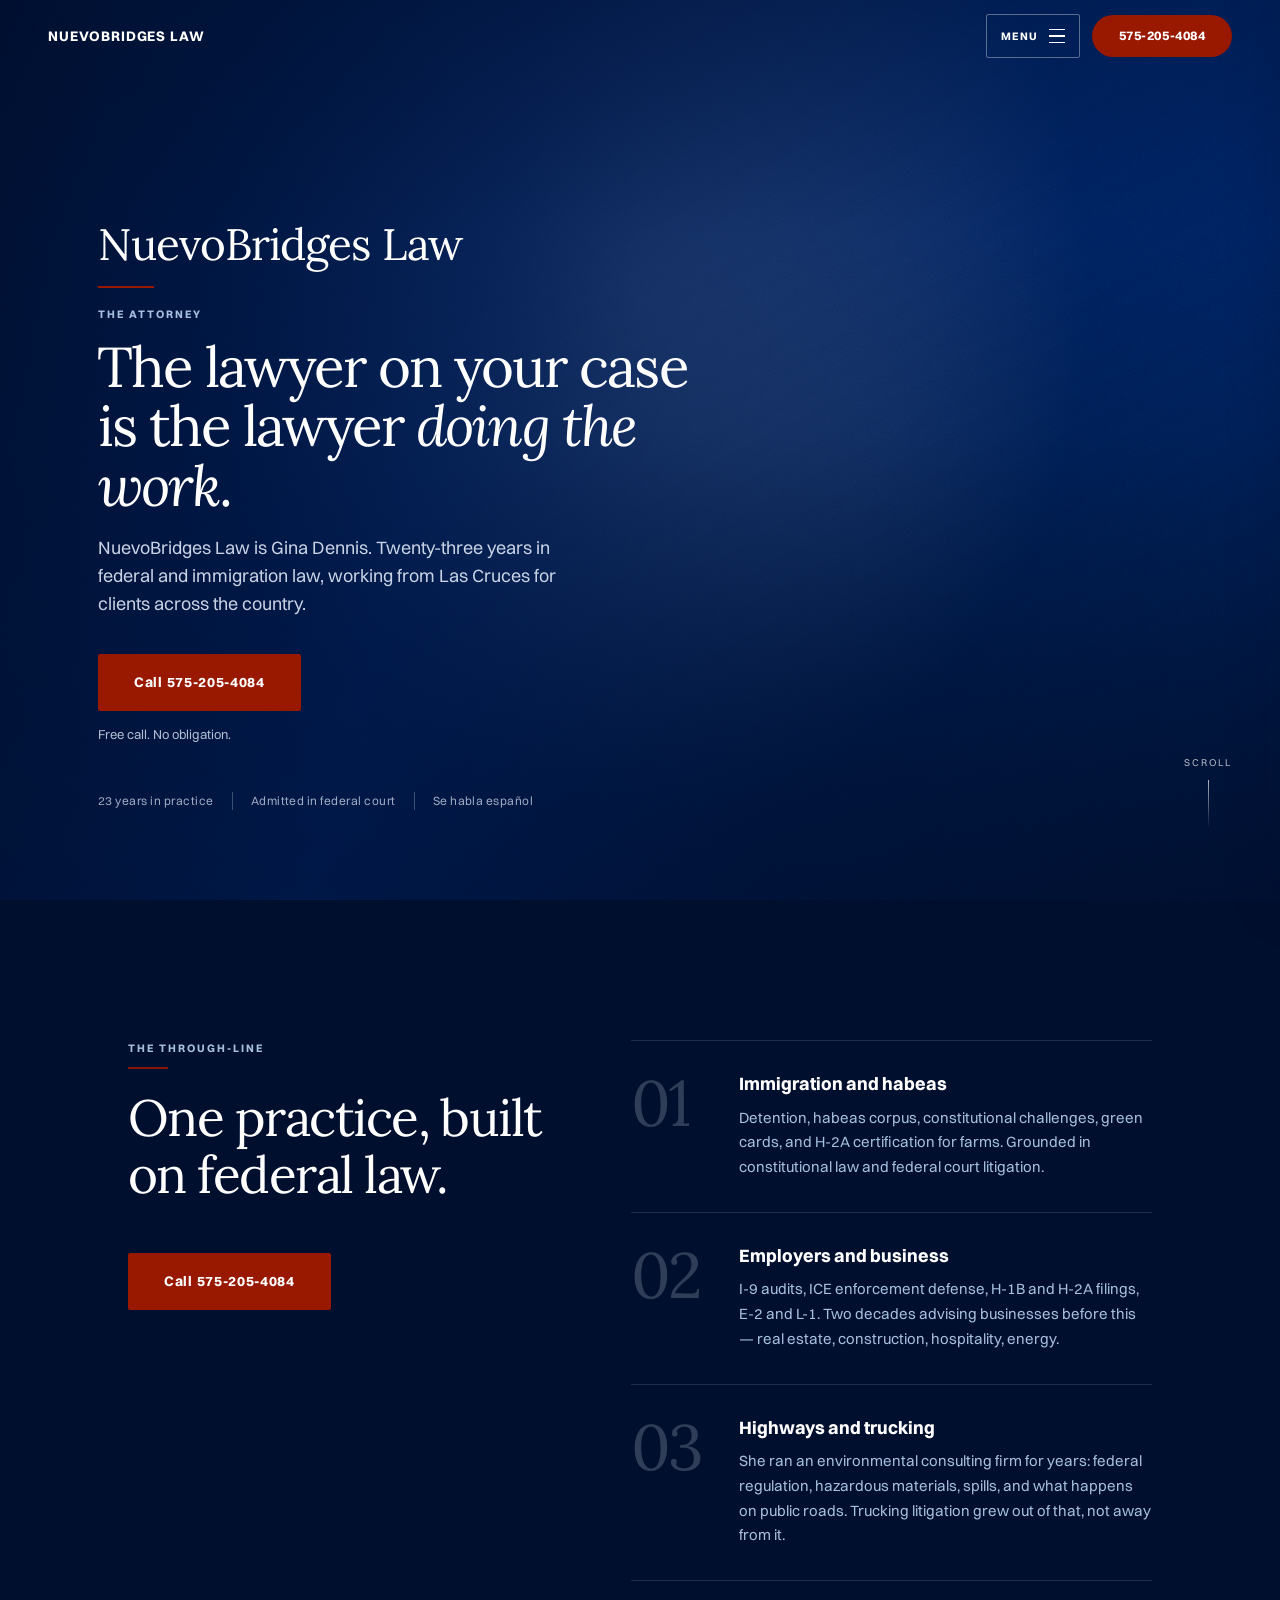
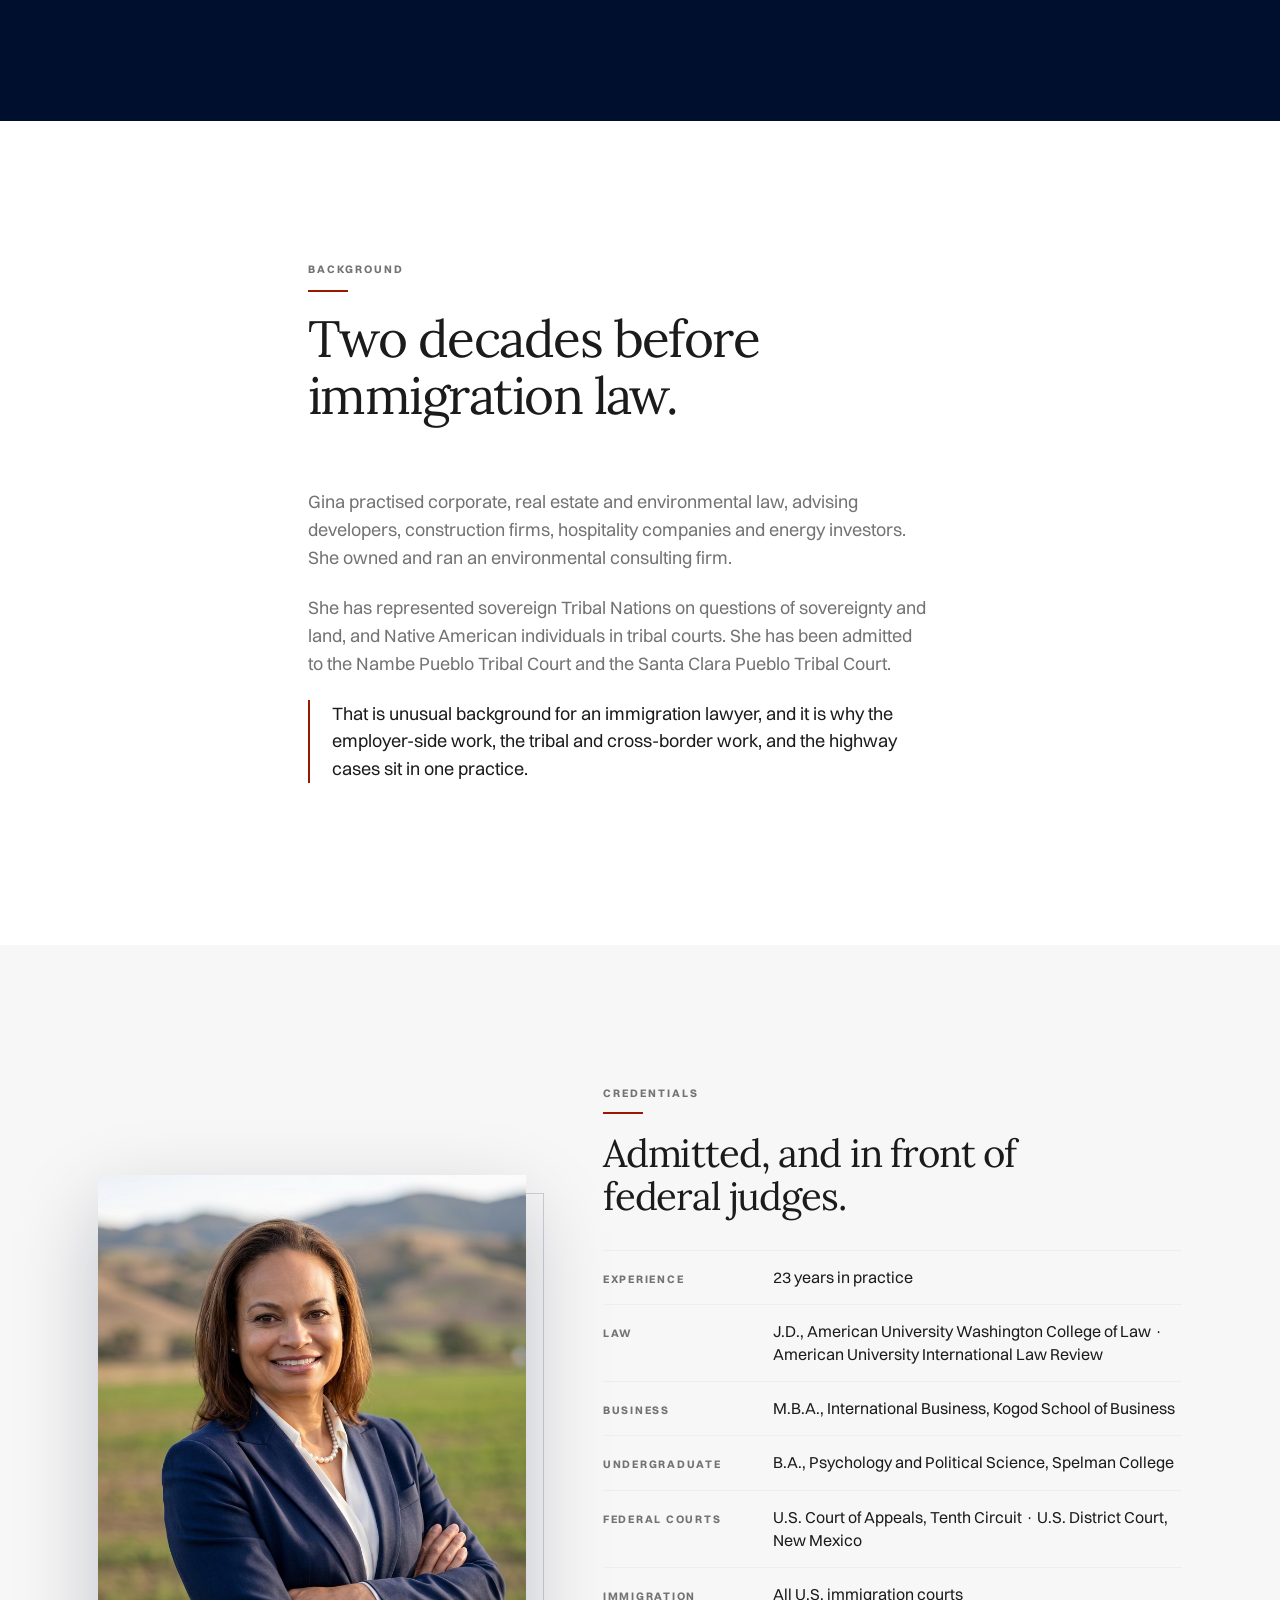
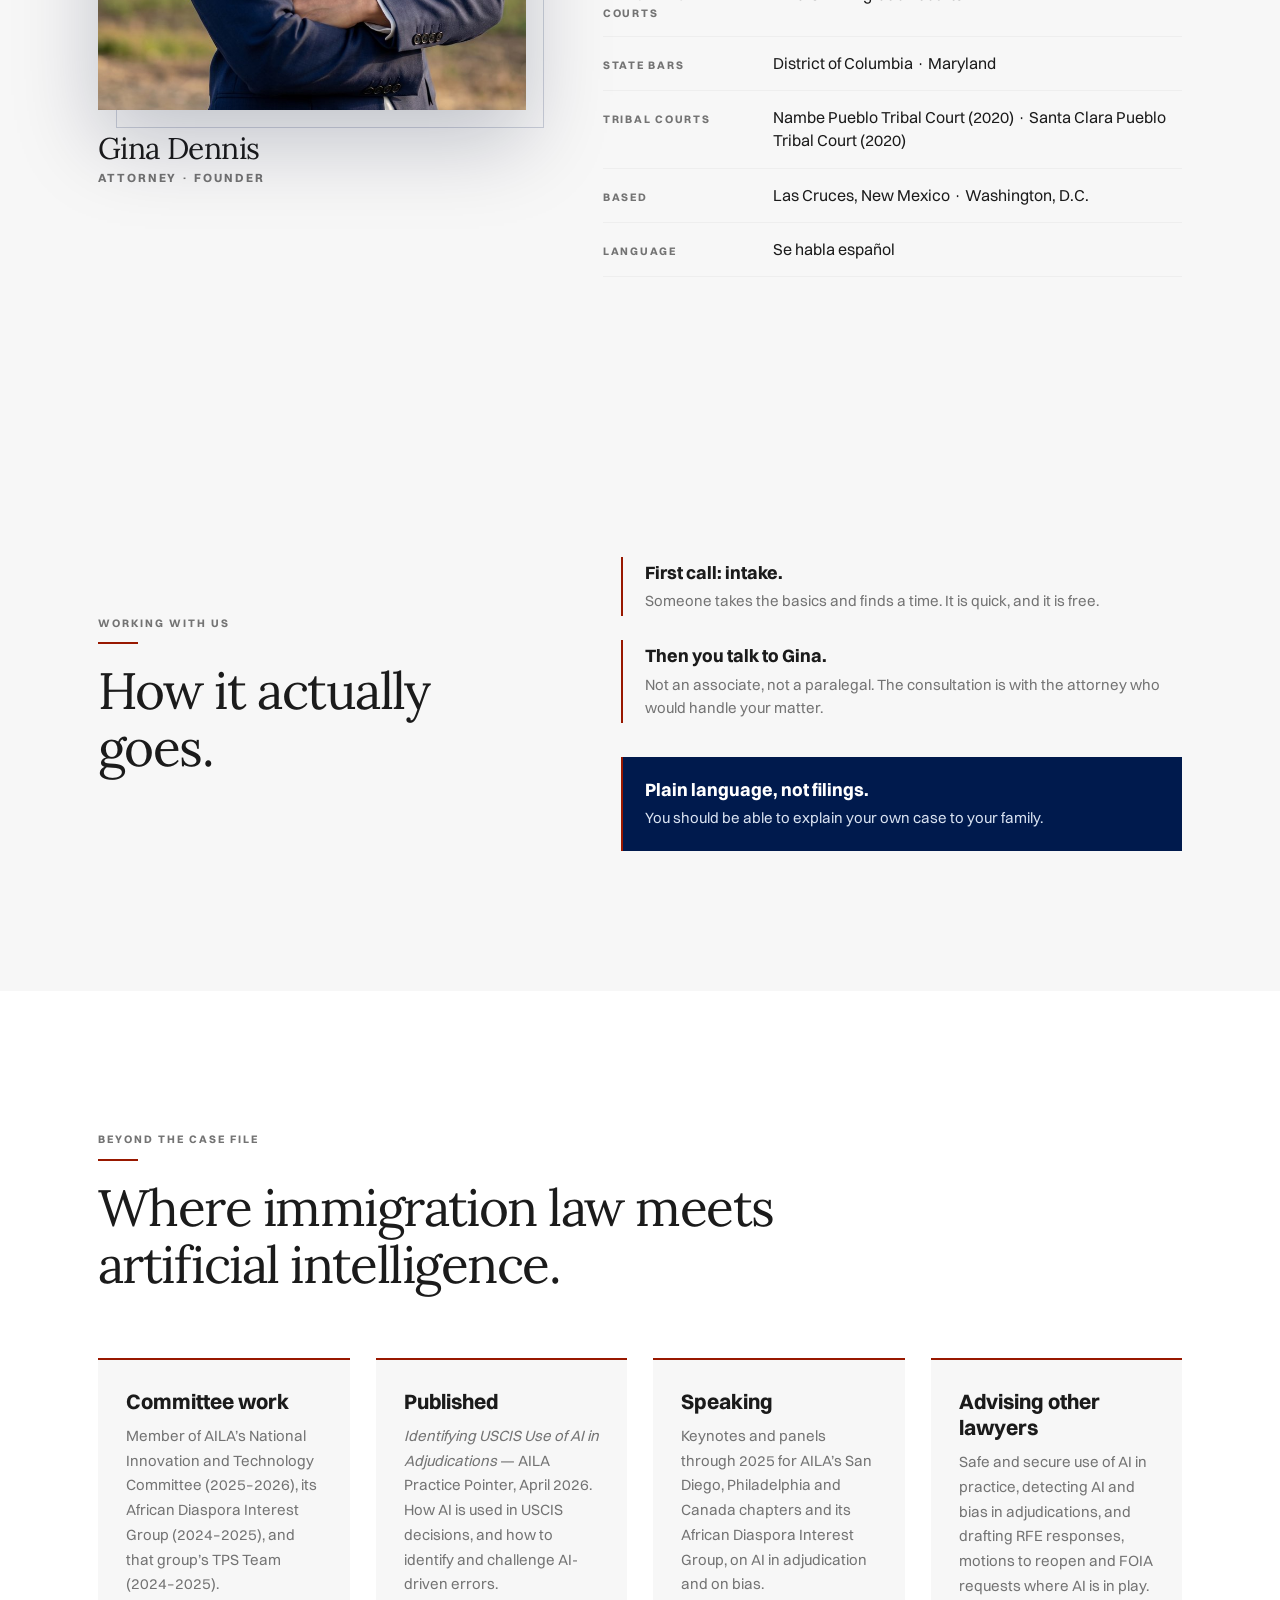
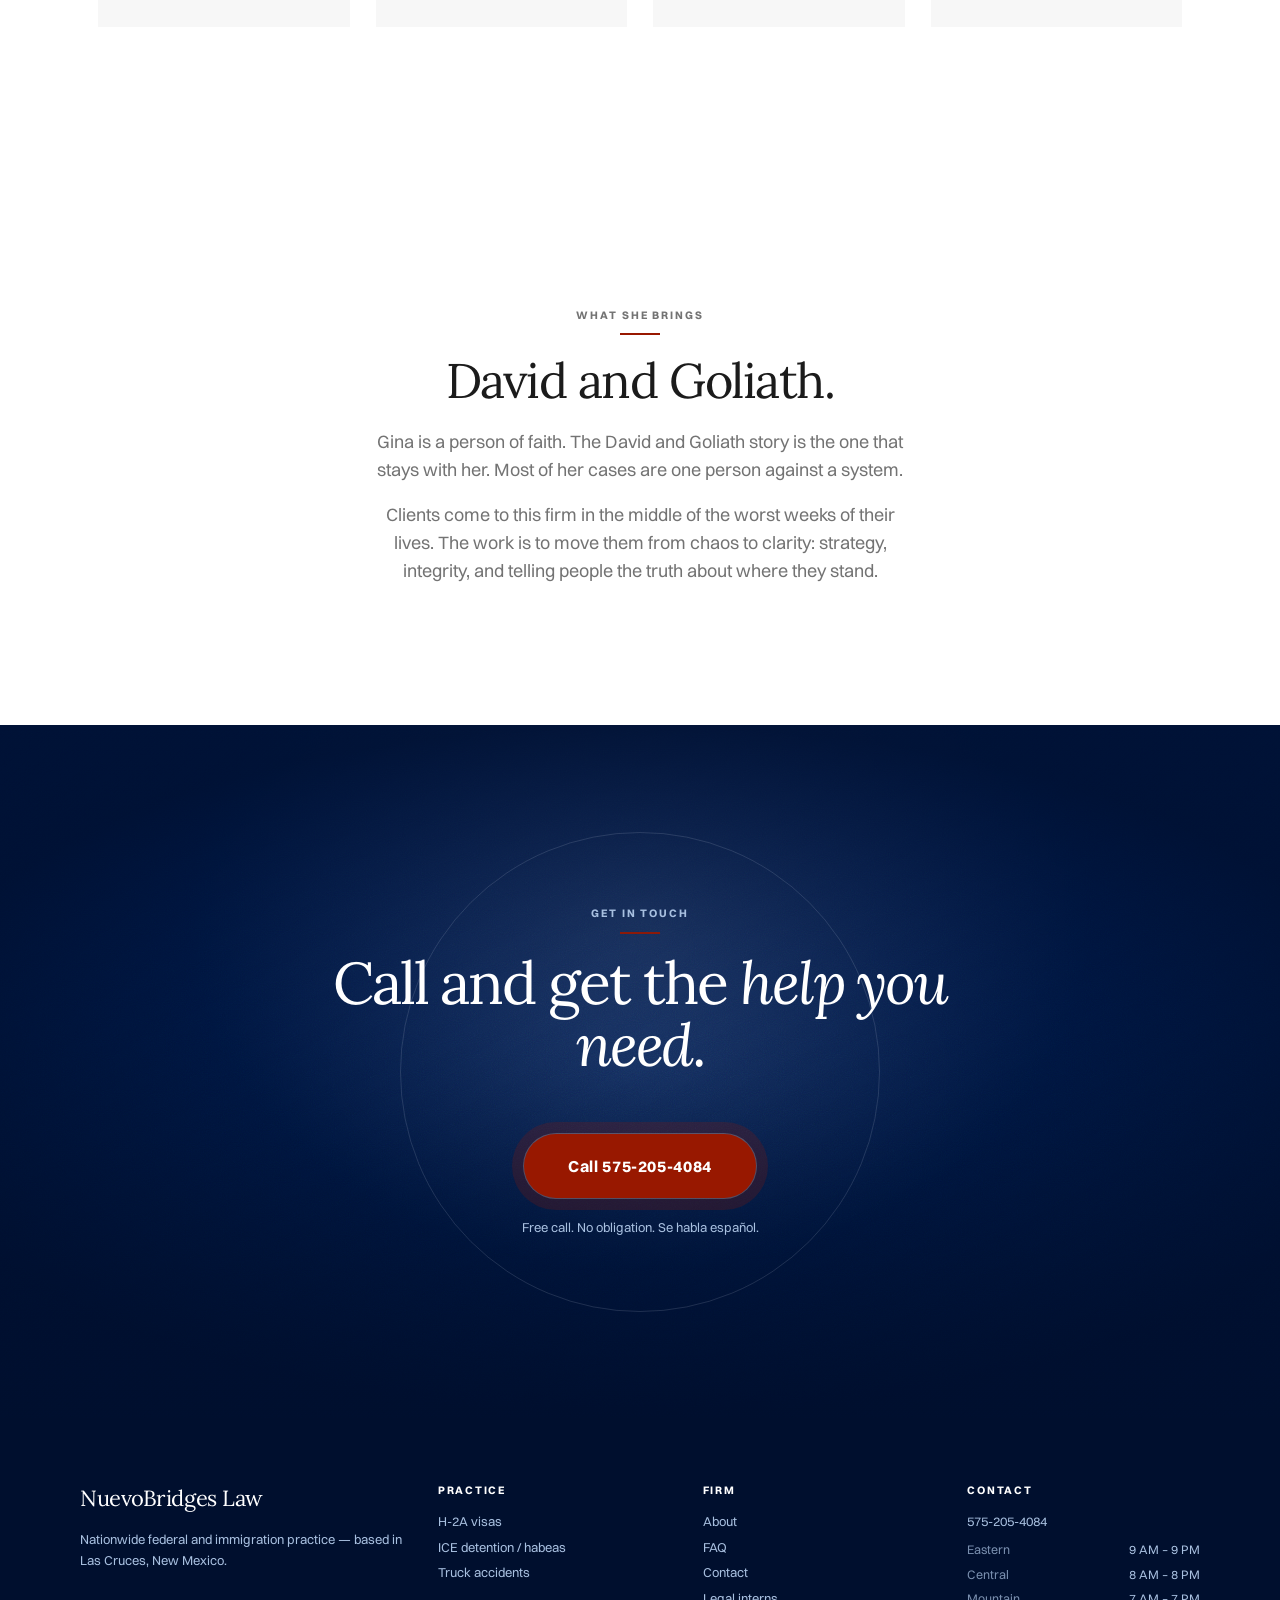
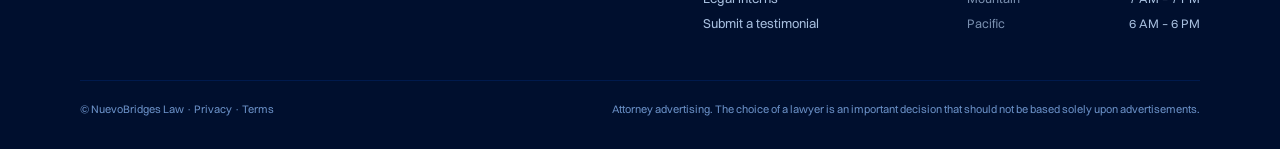
<file: about.html>
<!DOCTYPE html>
<html lang="en" data-hero-grade="grade-portrait">
<head>
  <script>(function(){try{var q=new URLSearchParams(location.search);if(q.get("vp")==="mobile")return;if(window.matchMedia&&matchMedia("(prefers-reduced-motion: reduce)").matches)return;var fromNav=sessionStorage.getItem("nb-loader-nav")==="1";var needIntro=sessionStorage.getItem("nb-intro-done")!=="1";if(fromNav){document.documentElement.classList.add("nb-covered","nb-nav-cover","nb-nav-arrive");}else if(needIntro){document.documentElement.classList.add("nb-covered");document.documentElement.style.background="#000F2E";}}catch(e){}})();</script>
  <meta charset="UTF-8" />
  <meta name="viewport" content="width=device-width, initial-scale=1" />
  <meta name="robots" content="noindex, nofollow, noarchive" />
  <title>About Gina Dennis | NuevoBridges Law</title>
  <link rel="canonical" href="https://nuevobridgeslaw.com/about/" />
  <link rel="icon" type="image/x-icon" href="/assets/favicons/favicon.ico" />
  <link rel="icon" type="image/png" sizes="32x32" href="/assets/favicons/favicon-32x32.png" />
  <link rel="icon" type="image/png" sizes="16x16" href="/assets/favicons/favicon-16x16.png" />
  <link rel="apple-touch-icon" sizes="1024x1024" href="/assets/favicons/apple-touch-icon.png" />
  <meta name="theme-color" content="#0038A8" />
  <meta name="description" content="Meet Gina Dennis — federal litigator and immigration attorney based in Las Cruces, NM. DC and Maryland bar. H-2A, ICE habeas, and federal trucking counsel. Call to talk through your matter." />
  <meta property="og:type" content="website" />
  <meta property="og:site_name" content="NuevoBridges Law" />
  <meta property="og:locale" content="en_US" />
  <meta property="og:url" content="https://nuevobridgeslaw.com/about/" />
  <meta property="og:title" content="About Gina Dennis | NuevoBridges Law" />
  <meta property="og:description" content="Meet Gina Dennis — federal litigator and immigration attorney based in Las Cruces, NM. DC and Maryland bar. H-2A, ICE habeas, and federal trucking counsel. Call to talk through your matter." />
  <meta property="og:image" content="https://nuevobridgeslaw.com/og/nb-law-share.png" />
  <meta property="og:image:width" content="1200" />
  <meta property="og:image:height" content="630" />
  <meta property="og:image:alt" content="NuevoBridges Law" />
  <meta name="twitter:card" content="summary_large_image" />
  <meta name="twitter:title" content="About Gina Dennis | NuevoBridges Law" />
  <meta name="twitter:description" content="Meet Gina Dennis — federal litigator and immigration attorney based in Las Cruces, NM. DC and Maryland bar. H-2A, ICE habeas, and federal trucking counsel. Call to talk through your matter." />
  <meta name="twitter:image" content="https://nuevobridgeslaw.com/og/nb-law-share.png" />
  <link rel="preconnect" href="https://www.googletagmanager.com">
  <link rel="preconnect" href="https://cdn.callrail.com">

  <script src="/assets/js/tracking-config.js"></script>
  <script src="/assets/js/tracking.js"></script>
  <script src="/assets/js/consent-init.js"></script>
  <script type="application/ld+json">
  {
    "@context": "https://schema.org",
    "@graph": [
      {
        "@type": "LegalService",
        "@id": "https://nuevobridgeslaw.com/#firm",
        "name": "NuevoBridges Law",
        "url": "https://nuevobridgeslaw.com/",
        "image": "https://nuevobridgeslaw.com/logo/horizontal_lockup_color.png",
        "address": {
          "@type": "PostalAddress",
          "addressLocality": "Las Cruces",
          "addressRegion": "NM",
          "addressCountry": "US"
        },
        "areaServed": { "@type": "Country", "name": "United States" },
        "openingHoursSpecification": {
          "@type": "OpeningHoursSpecification",
          "opens": "07:00",
          "closes": "19:00"
        }
      },
      {
        "@type": "Person",
        "image": "https://nuevobridgeslaw.com/assets/images/attorney/gina-dennis-immigration-attorney-nuevobridges-law.jpg",
        "@id": "https://nuevobridgeslaw.com/#gina",
        "name": "Gina Dennis",
        "jobTitle": "Attorney",
        "worksFor": { "@id": "https://nuevobridgeslaw.com/#firm" },
        "knowsAbout": [
          "H-2A agricultural labor certification",
          "Federal habeas corpus",
          "ICE detention",
          "Federal trucking accident litigation"
        ],
        "hasCredential": [
          {
            "@type": "EducationalOccupationalCredential",
            "credentialCategory": "Bar admission",
            "recognizedBy": { "@type": "Organization", "name": "District of Columbia Bar" }
          },
          {
            "@type": "EducationalOccupationalCredential",
            "credentialCategory": "Bar admission",
            "recognizedBy": { "@type": "Organization", "name": "Maryland State Bar" }
          }
        ]
      },
      {
        "@type": "WebSite",
        "@id": "https://nuevobridgeslaw.com/#website",
        "name": "NuevoBridges Law",
        "url": "https://nuevobridgeslaw.com/",
        "publisher": { "@id": "https://nuevobridgeslaw.com/#firm" },
        "inLanguage": "en-US"
      },
      {
        "@type": "WebPage",
        "@id": "https://nuevobridgeslaw.com/about/#webpage",
        "url": "https://nuevobridgeslaw.com/about/",
        "name": "About Gina Dennis | NuevoBridges Law",
        "isPartOf": { "@id": "https://nuevobridgeslaw.com/#website" },
        "about": { "@id": "https://nuevobridgeslaw.com/#gina" },
        "mentions": { "@id": "https://nuevobridgeslaw.com/#firm" },
        "inLanguage": "en-US"
      },
      {
        "@type": "BreadcrumbList",
        "@id": "https://nuevobridgeslaw.com/about/#breadcrumb",
        "itemListElement": [
          { "@type": "ListItem", "position": 1, "name": "Home", "item": "https://nuevobridgeslaw.com/" },
          { "@type": "ListItem", "position": 2, "name": "About", "item": "https://nuevobridgeslaw.com/about/" }
        ]
      }
    ]
  }
  </script>
  <!-- PLACEHOLDER: phone is 575-205-4084 (tel:+15752054084).
       Search data-placeholder="phone" to swap in the real number. -->
  <link rel="stylesheet" href="/assets/css/fonts.css" />
  <link rel="stylesheet" href="/assets/css/tokens.css" />
  <link rel="stylesheet" href="/assets/css/site.css" />
  <link rel="stylesheet" href="/assets/css/page-about.css" />
</head>
<body class="page-about">
<div class="site-loader" id="site-loader" aria-hidden="true">
    <div class="site-loader__mark">NuevoBridges Law</div>
  </div>

  <header class="site-header is-over-hero" data-site-header>
    <a class="logo-text" href="/index.html">NuevoBridges Law</a>
    <div class="header-actions">
      <button class="menu-btn" type="button" data-drawer-open aria-expanded="false" aria-controls="site-drawer" aria-label="Open menu">
        <span class="menu-btn__label">Menu</span>
        <span class="menu-btn__bars" aria-hidden="true"><span></span><span></span><span></span></span>
      </button>
      <a class="cta-btn persistent" href="tel:+15752054084" data-placeholder="phone">575-205-4084</a>
    </div>
  </header>

  <div class="drawer-backdrop" data-drawer-backdrop hidden></div>
  <aside class="site-drawer" id="site-drawer" aria-hidden="true" aria-label="Site menu">
    <div class="site-drawer__top photo-plane grade-portrait">
      <div class="site-drawer__top-inner">
        <div class="site-drawer__title">NuevoBridges Law</div>
        <button type="button" class="site-drawer__close" data-drawer-close aria-label="Close menu">×</button>
      </div>
    </div>
        <nav class="site-drawer__nav" aria-label="Site">
      <div class="site-drawer__group" data-drawer-group>
        <a href="/practice-areas.html" data-drawer-parent><span>Practice areas</span><span aria-hidden="true">→</span></a>
        <div class="site-drawer__sub" data-drawer-sub>
          <div class="site-drawer__sub-inner">
            <a href="/h2a-visas.html"><span>H-2A visas</span><span aria-hidden="true">→</span></a>
            <a href="/ice-detention-habeas.html"><span>ICE detention / habeas</span><span aria-hidden="true">→</span></a>
            <a href="/truck-accidents.html"><span>Truck accidents</span><span aria-hidden="true">→</span></a>
          </div>
        </div>
      </div>
      <a href="/about.html" aria-current="page"><span>About</span><span aria-hidden="true">→</span></a>
      <a href="/faq.html"><span>FAQ</span><span aria-hidden="true">→</span></a>
      <a href="/contact.html"><span>Contact</span><span aria-hidden="true">→</span></a>
      <a href="/legal-interns.html"><span>Legal interns</span><span aria-hidden="true">→</span></a>
      <a href="/submit-a-testimonial.html"><span>Submit a testimonial</span><span aria-hidden="true">→</span></a>
    </nav>
    <div class="site-drawer__foot">
      <p>Prefer to talk? Call and tell us what’s going on.</p>
      <a class="cta-btn persistent" href="tel:+15752054084" data-placeholder="phone">575-205-4084</a>
    </div>
  </aside>

  <main>
    <section class="sec-hero" aria-label="About NuevoBridges Law" data-hero>
      <div class="hero-media" data-hero-parallax>
        <div class="photo-plane grade-portrait" aria-hidden="true"></div>
      </div>
      <div class="hero-scrim" aria-hidden="true"></div>
      <div class="hero-content">
        <div class="hero-copy hero-enter" id="hero-enter">
          <p class="hero-brand">NuevoBridges Law</p>
          <div class="eyebrow on-dark">The attorney</div>
          <h1 class="copy-h1 on-dark">The lawyer on your case is the lawyer <em>doing the work</em>.</h1>
          <p class="copy-lead on-dark">NuevoBridges Law is Gina Dennis. Twenty-three years in federal and immigration law, working from Las Cruces for clients across the country.</p>
          <a class="cta-btn lg" href="tel:+15752054084" data-placeholder="phone">Call 575-205-4084</a>
          <p class="hero-note">Free call. No obligation.</p>
          <div class="hero-trust">
            <span>23 years in practice</span>
            <span>Admitted in federal court</span>
            <span>Se habla español</span>
          </div>
        </div>
      </div>
      <a class="hero-scroll" href="#thread" aria-label="Scroll to continue">
        <span>Scroll</span>
        <span class="hero-scroll__line" aria-hidden="true"></span>
      </a>
    </section>

    <section class="sec sec-thread" id="thread">
      <div class="container">
        <div class="process-grid">
          <div class="process-intro reveal">
            <div class="eyebrow on-dark">The through-line</div>
            <span class="sec-rule on-dark" aria-hidden="true"></span>
            <h2 class="copy-h2 on-dark">One practice, built on federal law.</h2>
            <a class="cta-btn lg thread-cta" href="tel:+15752054084" data-placeholder="phone">Call 575-205-4084</a>
          </div>
          <ol class="process-list">
            <li class="process-step reveal">
              <span class="ghost-num on-dark" aria-hidden="true">01</span>
              <div>
                <h3 class="copy-card-h on-dark">Immigration and habeas</h3>
                <p class="copy-body on-dark">Detention, habeas corpus, constitutional challenges, green cards, and H-2A certification for farms. Grounded in constitutional law and federal court litigation.</p>
              </div>
            </li>
            <li class="process-step reveal">
              <span class="ghost-num on-dark" aria-hidden="true">02</span>
              <div>
                <h3 class="copy-card-h on-dark">Employers and business</h3>
                <p class="copy-body on-dark">I-9 audits, ICE enforcement defense, H-1B and H-2A filings, E-2 and L-1. Two decades advising businesses before this &mdash; real estate, construction, hospitality, energy.</p>
              </div>
            </li>
            <li class="process-step reveal">
              <span class="ghost-num on-dark" aria-hidden="true">03</span>
              <div>
                <h3 class="copy-card-h on-dark">Highways and trucking</h3>
                <p class="copy-body on-dark">She ran an environmental consulting firm for years: federal regulation, hazardous materials, spills, and what happens on public roads. Trucking litigation grew out of that, not away from it.</p>
              </div>
            </li>
          </ol>
        </div>
      </div>
    </section>

    <section class="sec sec-before" id="background">
      <div class="container narrow">
        <div class="sec-head reveal">
          <div class="eyebrow">Background</div>
          <span class="sec-rule" aria-hidden="true"></span>
          <h2 class="copy-h2">Two decades before immigration law.</h2>
        </div>
        <div class="before-body reveal">
          <p class="copy-lead">Gina practised corporate, real estate and environmental law, advising developers, construction firms, hospitality companies and energy investors. She owned and ran an environmental consulting firm.</p>
          <p class="copy-lead">She has represented sovereign Tribal Nations on questions of sovereignty and land, and Native American individuals in tribal courts. She has been admitted to the Nambe Pueblo Tribal Court and the Santa Clara Pueblo Tribal Court.</p>
          <p class="copy-lead before-body__close">That is unusual background for an immigration lawyer, and it is why the employer-side work, the tribal and cross-border work, and the highway cases sit in one practice.</p>
        </div>
      </div>
    </section>

    <section class="sec sec-gina" id="credentials">
      <div class="container wide">
        <div class="attorney-layout">
          <div class="gina-media reveal">
            <div class="attorney-frame-wrap">
              <div class="attorney-frame photo-plane grade-portrait gina-frame gina-frame--photo">
                <img class="gina-portrait" src="/assets/images/attorney/gina-dennis-immigration-attorney-nuevobridges-law.jpg" srcset="/assets/images/attorney/gina-dennis-immigration-attorney-nuevobridges-law-800.jpg 800w, /assets/images/attorney/gina-dennis-immigration-attorney-nuevobridges-law.jpg 1200w" sizes="(max-width: 900px) 100vw, 40vw" alt="Gina Dennis, immigration attorney and founder of NuevoBridges Law" width="1200" height="1596" loading="lazy" decoding="async" />
              </div>
            </div>
            <p class="gina-name">Gina Dennis</p>
            <p class="gina-role">Attorney · Founder</p>
          </div>
          <div class="attorney-copy reveal">
            <div class="eyebrow">Credentials</div>
            <span class="sec-rule" aria-hidden="true"></span>
            <h2 class="copy-h2">Admitted, and in front of federal judges.</h2>
            <dl class="ledger">
              <div class="ledger__row">
                <dt class="ledger__k">Experience</dt>
                <dd class="ledger__v">23 years in practice</dd>
              </div>
              <div class="ledger__row">
                <dt class="ledger__k">Law</dt>
                <dd class="ledger__v">J.D., American University Washington College of Law · American University International Law Review</dd>
              </div>
              <div class="ledger__row">
                <dt class="ledger__k">Business</dt>
                <dd class="ledger__v">M.B.A., International Business, Kogod School of Business</dd>
              </div>
              <div class="ledger__row">
                <dt class="ledger__k">Undergraduate</dt>
                <dd class="ledger__v">B.A., Psychology and Political Science, Spelman College</dd>
              </div>
              <div class="ledger__row">
                <dt class="ledger__k">Federal courts</dt>
                <dd class="ledger__v">U.S. Court of Appeals, Tenth Circuit · U.S. District Court, New Mexico</dd>
              </div>
              <div class="ledger__row">
                <dt class="ledger__k">Immigration courts</dt>
                <dd class="ledger__v">All U.S. immigration courts</dd>
              </div>
              <div class="ledger__row">
                <dt class="ledger__k">State bars</dt>
                <dd class="ledger__v">District of Columbia · Maryland</dd>
              </div>
              <div class="ledger__row">
                <dt class="ledger__k">Tribal courts</dt>
                <dd class="ledger__v">Nambe Pueblo Tribal Court (2020) · Santa Clara Pueblo Tribal Court (2020)</dd>
              </div>
              <div class="ledger__row">
                <dt class="ledger__k">Based</dt>
                <dd class="ledger__v">Las Cruces, New Mexico · Washington, D.C.</dd>
              </div>
              <div class="ledger__row">
                <dt class="ledger__k">Language</dt>
                <dd class="ledger__v">Se habla español</dd>
              </div>
            </dl>
          </div>
        </div>
      </div>
    </section>

    <section class="sec sec-working" id="working">
      <div class="container wide">
        <div class="work-layout">
          <div class="work-head reveal">
            <div class="eyebrow">Working with us</div>
            <span class="sec-rule" aria-hidden="true"></span>
            <h2 class="copy-h2">How it actually goes.</h2>
          </div>
          <ul class="work-list reveal">
            <li class="work-item">
              <span class="work-item__lead">First call: intake.</span>
              <span class="work-item__body">Someone takes the basics and finds a time. It is quick, and it is free.</span>
            </li>
            <li class="work-item">
              <span class="work-item__lead">Then you talk to Gina.</span>
              <span class="work-item__body">Not an associate, not a paralegal. The consultation is with the attorney who would handle your matter.</span>
            </li>
            <li class="work-item work-item--key">
              <span class="work-item__lead">Plain language, not filings.</span>
              <span class="work-item__body">You should be able to explain your own case to your family.</span>
            </li>
          </ul>
        </div>
      </div>
    </section>

    <section class="sec sec-also" id="also">
      <div class="container wide">
        <div class="sec-head reveal">
          <div class="eyebrow">Beyond the case file</div>
          <span class="sec-rule" aria-hidden="true"></span>
          <h2 class="copy-h2">Where immigration law meets artificial intelligence.</h2>
        </div>
        <div class="also-grid">
          <div class="also-card reveal">
            <h3 class="copy-card-h">Committee work</h3>
            <p class="copy-body">Member of AILA&rsquo;s National Innovation and Technology Committee (2025&ndash;2026), its African Diaspora Interest Group (2024&ndash;2025), and that group&rsquo;s TPS Team (2024&ndash;2025).</p>
          </div>
          <div class="also-card reveal">
            <h3 class="copy-card-h">Published</h3>
            <p class="copy-body"><em>Identifying USCIS Use of AI in Adjudications</em> &mdash; AILA Practice Pointer, April 2026. How AI is used in USCIS decisions, and how to identify and challenge AI-driven errors.</p>
          </div>
          <div class="also-card reveal">
            <h3 class="copy-card-h">Speaking</h3>
            <p class="copy-body">Keynotes and panels through 2025 for AILA&rsquo;s San Diego, Philadelphia and Canada chapters and its African Diaspora Interest Group, on AI in adjudication and on bias.</p>
          </div>
          <div class="also-card reveal">
            <h3 class="copy-card-h">Advising other lawyers</h3>
            <p class="copy-body">Safe and secure use of AI in practice, detecting AI and bias in adjudications, and drafting RFE responses, motions to reopen and FOIA requests where AI is in play.</p>
          </div>
        </div>
      </div>
    </section>

    <section class="sec sec-faith" id="approach">
      <div class="container narrow faith-inner reveal">
        <div class="eyebrow">What she brings</div>
        <span class="sec-rule" aria-hidden="true"></span>
        <h2 class="copy-h2">David and Goliath.</h2>
        <p class="copy-lead">Gina is a person of faith. The David and Goliath story is the one that stays with her. Most of her cases are one person against a system.</p>
        <p class="copy-lead">Clients come to this firm in the middle of the worst weeks of their lives. The work is to move them from chaos to clarity: strategy, integrity, and telling people the truth about where they stand.</p>
      </div>
    </section>

    <section class="sec-final" id="call">
      <div class="final-atmosphere photo-plane grade-portrait" aria-hidden="true"></div>
      <div class="final-scrim" aria-hidden="true"></div>
      <div class="container narrow final-inner reveal">
        <div class="final-ring" aria-hidden="true"></div>
        <div class="eyebrow on-dark">Get in touch</div>
        <span class="sec-rule on-dark" aria-hidden="true"></span>
        <h2 class="copy-h1 on-dark">Call and get the <em>help you need</em>.</h2>
        <a class="cta-btn final" href="tel:+15752054084" data-placeholder="phone">Call 575-205-4084</a>
        <div class="micro">Free call. No obligation. Se habla español.</div>
      </div>
    </section>
  </main>

  <footer class="site-footer">
    <div class="footer-grid">
      <div class="footer-col">
        <div class="logo-text">NuevoBridges Law</div>
        <p class="copy-body">Nationwide federal and immigration practice — based in Las Cruces, New Mexico.</p>
      </div>
      <div class="footer-col">
        <h6>Practice</h6>
        <a class="copy-link" href="/h2a-visas.html">H-2A visas</a>
        <a class="copy-link" href="/ice-detention-habeas.html">ICE detention / habeas</a>
        <a class="copy-link" href="/truck-accidents.html">Truck accidents</a>
      </div>
      <div class="footer-col">
        <h6>Firm</h6>
        <a class="copy-link" href="/about.html" aria-current="page">About</a>
        <a class="copy-link" href="/faq.html">FAQ</a>
        <a class="copy-link" href="/contact.html">Contact</a>
        <a class="copy-link" href="/legal-interns.html">Legal interns</a>
        <a class="copy-link" href="/submit-a-testimonial.html">Submit a testimonial</a>
      </div>
      <div class="footer-col">
        <h6>Contact</h6>
        <a class="copy-link" href="tel:+15752054084" data-placeholder="phone">575-205-4084</a>
        <ul class="hours">
          <li><span class="hours__z">Eastern</span><span class="hours__t">9 AM – 9 PM</span></li>
          <li><span class="hours__z">Central</span><span class="hours__t">8 AM – 8 PM</span></li>
          <li><span class="hours__z">Mountain</span><span class="hours__t">7 AM – 7 PM</span></li>
          <li><span class="hours__z">Pacific</span><span class="hours__t">6 AM – 6 PM</span></li>
        </ul>
      </div>
    </div>
    <div class="footer-bottom">
      <div>© NuevoBridges Law · Privacy · Terms</div>
      <div>Attorney advertising. The choice of a lawyer is an important decision that should not be based solely upon advertisements.</div>
    </div>
  </footer>

  <div class="mobile-cta">
    <a class="cta-btn persistent" href="tel:+15752054084" data-placeholder="phone">575-205-4084</a>
  </div>
<script src="/assets/js/hero.js" defer></script>
  <script src="/assets/js/loader.js" defer></script>
  <script src="/assets/js/cursor.js" defer></script>
  <script src="/assets/js/drawer.js" defer></script>
  <script src="/assets/js/reveal.js" defer></script>
</body>
</html>
</file>
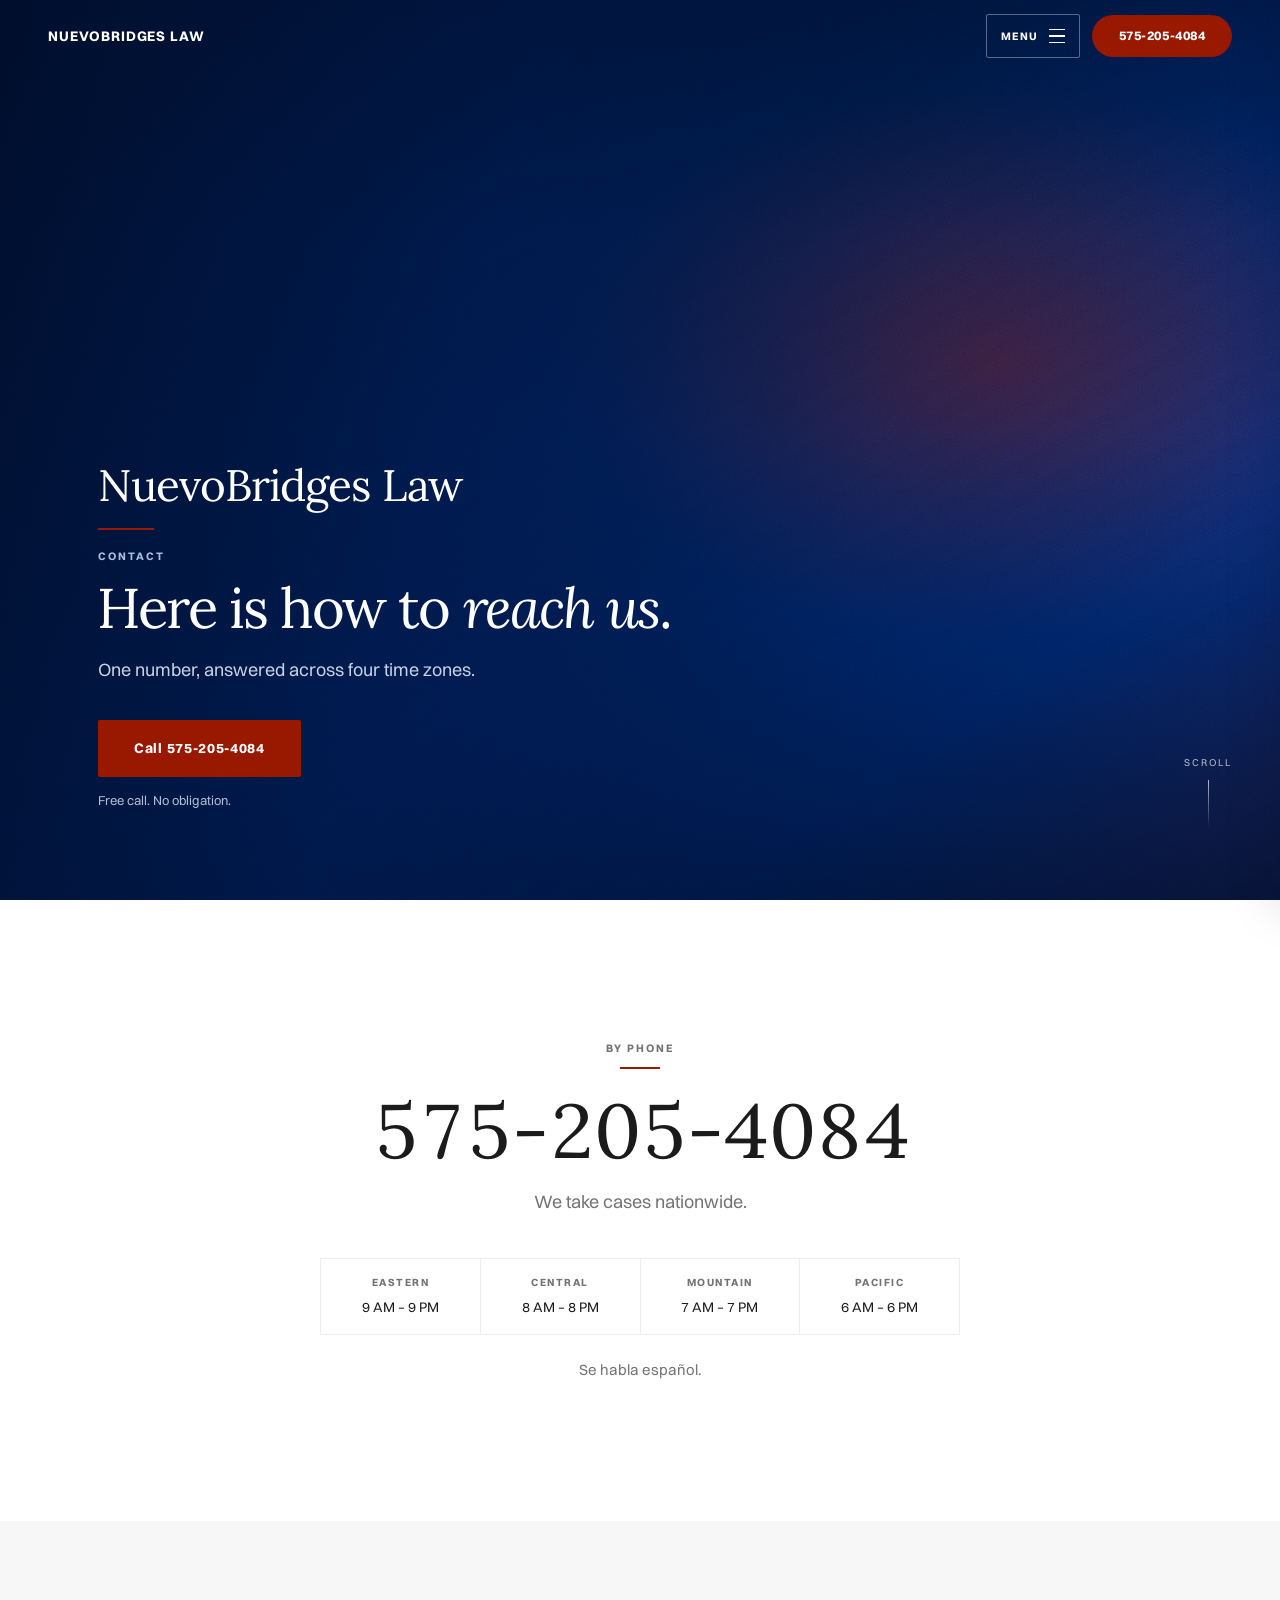
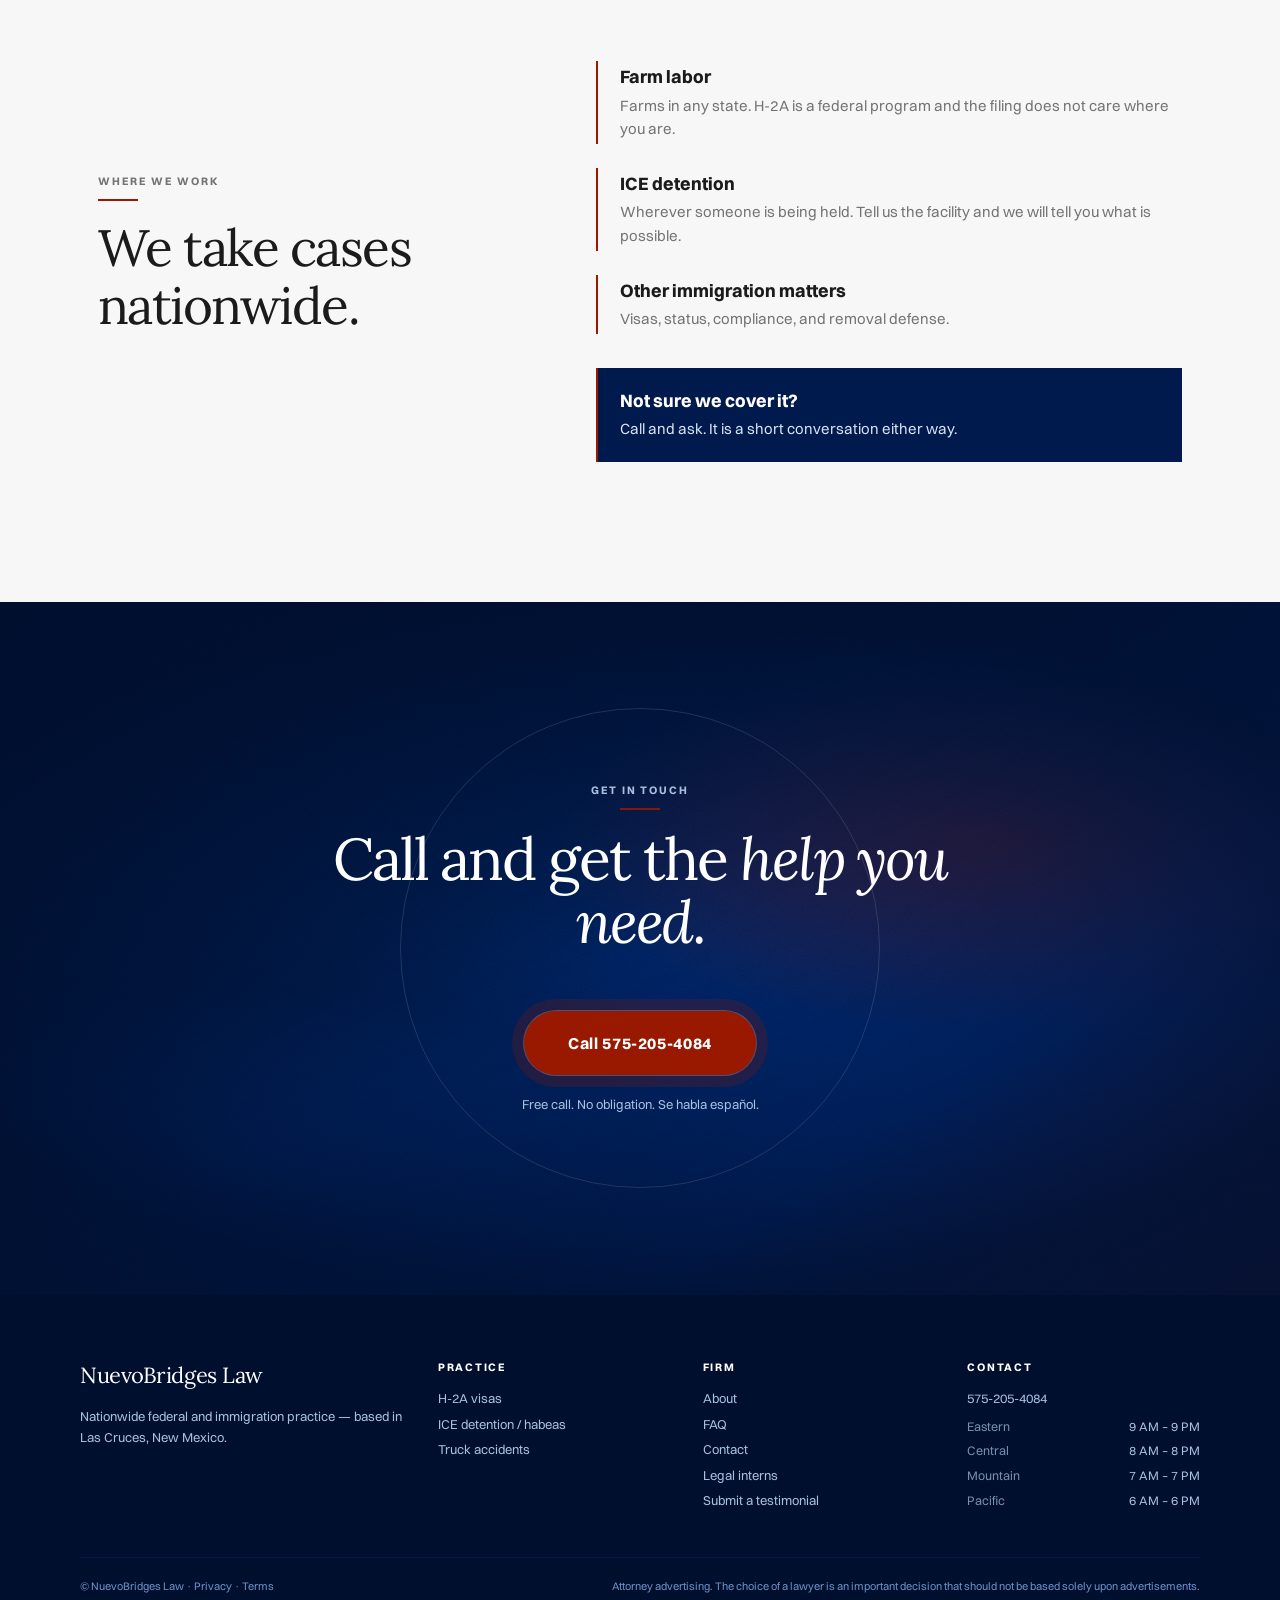
<file: contact.html>
<!DOCTYPE html>
<html lang="en" data-hero-grade="grade-corridor">
<head>
  <script>(function(){try{var q=new URLSearchParams(location.search);if(q.get("vp")==="mobile")return;if(window.matchMedia&&matchMedia("(prefers-reduced-motion: reduce)").matches)return;var fromNav=sessionStorage.getItem("nb-loader-nav")==="1";var needIntro=sessionStorage.getItem("nb-intro-done")!=="1";if(fromNav){document.documentElement.classList.add("nb-covered","nb-nav-cover","nb-nav-arrive");}else if(needIntro){document.documentElement.classList.add("nb-covered");document.documentElement.style.background="#000F2E";}}catch(e){}})();</script>
  <meta charset="UTF-8" />
  <meta name="viewport" content="width=device-width, initial-scale=1" />
  <meta name="robots" content="noindex, nofollow, noarchive" />
  <title>Contact | NuevoBridges Law</title>
  <link rel="canonical" href="https://nuevobridgeslaw.com/contact/" />
  <link rel="icon" type="image/x-icon" href="/assets/favicons/favicon.ico" />
  <link rel="icon" type="image/png" sizes="32x32" href="/assets/favicons/favicon-32x32.png" />
  <link rel="icon" type="image/png" sizes="16x16" href="/assets/favicons/favicon-16x16.png" />
  <link rel="apple-touch-icon" sizes="1024x1024" href="/assets/favicons/apple-touch-icon.png" />
  <meta name="theme-color" content="#0038A8" />
  <meta name="description" content="Call NuevoBridges Law. No forms and no waiting on an email — one number, answered across four time zones. Se habla español." />
  <meta property="og:type" content="website" />
  <meta property="og:site_name" content="NuevoBridges Law" />
  <meta property="og:locale" content="en_US" />
  <meta property="og:url" content="https://nuevobridgeslaw.com/contact/" />
  <meta property="og:title" content="Contact | NuevoBridges Law" />
  <meta property="og:description" content="Call NuevoBridges Law. No forms and no waiting on an email — one number, answered across four time zones. Se habla español." />
  <meta property="og:image" content="https://nuevobridgeslaw.com/og/nb-law-share.png" />
  <meta property="og:image:width" content="1200" />
  <meta property="og:image:height" content="630" />
  <meta property="og:image:alt" content="NuevoBridges Law" />
  <meta name="twitter:card" content="summary_large_image" />
  <meta name="twitter:title" content="Contact | NuevoBridges Law" />
  <meta name="twitter:description" content="Call NuevoBridges Law. No forms and no waiting on an email — one number, answered across four time zones. Se habla español." />
  <meta name="twitter:image" content="https://nuevobridgeslaw.com/og/nb-law-share.png" />
  <link rel="preconnect" href="https://www.googletagmanager.com">
  <link rel="preconnect" href="https://cdn.callrail.com">

  <script src="/assets/js/tracking-config.js"></script>
  <script src="/assets/js/tracking.js"></script>
  <script src="/assets/js/consent-init.js"></script>
  <script type="application/ld+json">
  {
    "@context": "https://schema.org",
    "@graph": [
      {
        "@type": "LegalService",
        "@id": "https://nuevobridgeslaw.com/#firm",
        "name": "NuevoBridges Law",
        "url": "https://nuevobridgeslaw.com/",
        "image": "https://nuevobridgeslaw.com/logo/horizontal_lockup_color.png",
        "address": {
          "@type": "PostalAddress",
          "addressLocality": "Las Cruces",
          "addressRegion": "NM",
          "addressCountry": "US"
        },
        "areaServed": { "@type": "Country", "name": "United States" },
        "openingHoursSpecification": {
          "@type": "OpeningHoursSpecification",
          "opens": "07:00",
          "closes": "19:00"
        }
      },
      {
        "@type": "WebSite",
        "@id": "https://nuevobridgeslaw.com/#website",
        "name": "NuevoBridges Law",
        "url": "https://nuevobridgeslaw.com/",
        "publisher": { "@id": "https://nuevobridgeslaw.com/#firm" },
        "inLanguage": "en-US"
      },
      {
        "@type": "WebPage",
        "@id": "https://nuevobridgeslaw.com/contact/#webpage",
        "url": "https://nuevobridgeslaw.com/contact/",
        "name": "Contact | NuevoBridges Law",
        "isPartOf": { "@id": "https://nuevobridgeslaw.com/#website" },
        "about": { "@id": "https://nuevobridgeslaw.com/#firm" },
        "inLanguage": "en-US"
      },
      {
        "@type": "BreadcrumbList",
        "@id": "https://nuevobridgeslaw.com/contact/#breadcrumb",
        "itemListElement": [
          { "@type": "ListItem", "position": 1, "name": "Home", "item": "https://nuevobridgeslaw.com/" },
          { "@type": "ListItem", "position": 2, "name": "Contact", "item": "https://nuevobridgeslaw.com/contact/" }
        ]
      }
    ]
  }
  </script>
  <!-- PLACEHOLDER: phone is 575-205-4084 (tel:+15752054084).
       Search data-placeholder="phone" to swap in the real number. -->
  <link rel="stylesheet" href="/assets/css/fonts.css" />
  <link rel="stylesheet" href="/assets/css/tokens.css" />
  <link rel="stylesheet" href="/assets/css/site.css" />
  <link rel="stylesheet" href="/assets/css/page-contact.css" />
</head>
<body class="page-contact">
<div class="site-loader" id="site-loader" aria-hidden="true">
    <div class="site-loader__mark">NuevoBridges Law</div>
  </div>

  <header class="site-header is-over-hero" data-site-header>
    <a class="logo-text" href="/index.html">NuevoBridges Law</a>
    <div class="header-actions">
      <button class="menu-btn" type="button" data-drawer-open aria-expanded="false" aria-controls="site-drawer" aria-label="Open menu">
        <span class="menu-btn__label">Menu</span>
        <span class="menu-btn__bars" aria-hidden="true"><span></span><span></span><span></span></span>
      </button>
      <a class="cta-btn persistent" href="tel:+15752054084" data-placeholder="phone">575-205-4084</a>
    </div>
  </header>

  <div class="drawer-backdrop" data-drawer-backdrop hidden></div>
  <aside class="site-drawer" id="site-drawer" aria-hidden="true" aria-label="Site menu">
    <div class="site-drawer__top photo-plane grade-corridor">
      <div class="site-drawer__top-inner">
        <div class="site-drawer__title">NuevoBridges Law</div>
        <button type="button" class="site-drawer__close" data-drawer-close aria-label="Close menu">×</button>
      </div>
    </div>
        <nav class="site-drawer__nav" aria-label="Site">
      <div class="site-drawer__group" data-drawer-group>
        <a href="/practice-areas.html" data-drawer-parent><span>Practice areas</span><span aria-hidden="true">→</span></a>
        <div class="site-drawer__sub" data-drawer-sub>
          <div class="site-drawer__sub-inner">
            <a href="/h2a-visas.html"><span>H-2A visas</span><span aria-hidden="true">→</span></a>
            <a href="/ice-detention-habeas.html"><span>ICE detention / habeas</span><span aria-hidden="true">→</span></a>
            <a href="/truck-accidents.html"><span>Truck accidents</span><span aria-hidden="true">→</span></a>
          </div>
        </div>
      </div>
      <a href="/about.html"><span>About</span><span aria-hidden="true">→</span></a>
      <a href="/faq.html"><span>FAQ</span><span aria-hidden="true">→</span></a>
      <a href="/contact.html" aria-current="page"><span>Contact</span><span aria-hidden="true">→</span></a>
      <a href="/legal-interns.html"><span>Legal interns</span><span aria-hidden="true">→</span></a>
      <a href="/submit-a-testimonial.html"><span>Submit a testimonial</span><span aria-hidden="true">→</span></a>
    </nav>
    <div class="site-drawer__foot">
      <p>Prefer to talk? Call and tell us what’s going on.</p>
      <a class="cta-btn persistent" href="tel:+15752054084" data-placeholder="phone">575-205-4084</a>
    </div>
  </aside>

  <main>
    <section class="sec-hero" aria-label="Contact NuevoBridges Law" data-hero>
      <div class="hero-media" data-hero-parallax>
        <div class="photo-plane grade-hero" aria-hidden="true"></div>
      </div>
      <div class="hero-scrim" aria-hidden="true"></div>
      <div class="hero-content">
        <div class="hero-copy hero-enter" id="hero-enter">
          <p class="hero-brand">NuevoBridges Law</p>
          <div class="eyebrow on-dark">Contact</div>
          <h1 class="copy-h1 on-dark">Here is how to <em>reach us</em>.</h1>
          <p class="copy-lead on-dark">One number, answered across four time zones.</p>
          <a class="cta-btn lg" href="tel:+15752054084" data-placeholder="phone">Call 575-205-4084</a>
          <p class="hero-note">Free call. No obligation.</p>
        </div>
      </div>
      <a class="hero-scroll" href="#reach" aria-label="Scroll to continue">
        <span>Scroll</span>
        <span class="hero-scroll__line" aria-hidden="true"></span>
      </a>
    </section>

    <section class="sec sec-reach" id="reach">
      <div class="container narrow reach-inner reveal">
        <div class="eyebrow">By phone</div>
        <span class="sec-rule" aria-hidden="true"></span>
        <a class="reach-number" href="tel:+15752054084" data-placeholder="phone">575-205-4084</a>
        <p class="copy-lead reach-lead">We take cases nationwide.</p>
        <ul class="reach-hours">
          <li><span class="reach-hours__z">Eastern</span><span class="reach-hours__t">9 AM – 9 PM</span></li>
          <li><span class="reach-hours__z">Central</span><span class="reach-hours__t">8 AM – 8 PM</span></li>
          <li><span class="reach-hours__z">Mountain</span><span class="reach-hours__t">7 AM – 7 PM</span></li>
          <li><span class="reach-hours__z">Pacific</span><span class="reach-hours__t">6 AM – 6 PM</span></li>
        </ul>
        <p class="reach-lang">Se habla español.</p>
      </div>
    </section>

    <section class="sec sec-area" id="area">
      <div class="container wide">
        <div class="area-layout">
          <div class="area-head reveal">
            <div class="eyebrow">Where we work</div>
            <span class="sec-rule" aria-hidden="true"></span>
            <h2 class="copy-h2">We take cases nationwide.</h2>
          </div>
          <ul class="area-list reveal">
            <li class="area-item">
              <span class="area-item__lead">Farm labor</span>
              <span class="area-item__body">Farms in any state. H-2A is a federal program and the filing does not care where you are.</span>
            </li>
            <li class="area-item">
              <span class="area-item__lead">ICE detention</span>
              <span class="area-item__body">Wherever someone is being held. Tell us the facility and we will tell you what is possible.</span>
            </li>
            <li class="area-item">
              <span class="area-item__lead">Other immigration matters</span>
              <span class="area-item__body">Visas, status, compliance, and removal defense.</span>
            </li>
            <li class="area-item area-item--key">
              <span class="area-item__lead">Not sure we cover it?</span>
              <span class="area-item__body">Call and ask. It is a short conversation either way.</span>
            </li>
          </ul>
        </div>
      </div>
    </section>

    <section class="sec-final" id="call">
      <div class="final-atmosphere photo-plane grade-hero" aria-hidden="true"></div>
      <div class="final-scrim" aria-hidden="true"></div>
      <div class="container narrow final-inner reveal">
        <div class="final-ring" aria-hidden="true"></div>
        <div class="eyebrow on-dark">Get in touch</div>
        <span class="sec-rule on-dark" aria-hidden="true"></span>
        <h2 class="copy-h1 on-dark">Call and get the <em>help you need</em>.</h2>
        <a class="cta-btn final" href="tel:+15752054084" data-placeholder="phone">Call 575-205-4084</a>
        <div class="micro">Free call. No obligation. Se habla español.</div>
      </div>
    </section>
  </main>

  <footer class="site-footer">
    <div class="footer-grid">
      <div class="footer-col">
        <div class="logo-text">NuevoBridges Law</div>
        <p class="copy-body">Nationwide federal and immigration practice — based in Las Cruces, New Mexico.</p>
      </div>
      <div class="footer-col">
        <h6>Practice</h6>
        <a class="copy-link" href="/h2a-visas.html">H-2A visas</a>
        <a class="copy-link" href="/ice-detention-habeas.html">ICE detention / habeas</a>
        <a class="copy-link" href="/truck-accidents.html">Truck accidents</a>
      </div>
      <div class="footer-col">
        <h6>Firm</h6>
        <a class="copy-link" href="/about.html">About</a>
        <a class="copy-link" href="/faq.html">FAQ</a>
        <a class="copy-link" href="/contact.html" aria-current="page">Contact</a>
        <a class="copy-link" href="/legal-interns.html">Legal interns</a>
        <a class="copy-link" href="/submit-a-testimonial.html">Submit a testimonial</a>
      </div>
      <div class="footer-col">
        <h6>Contact</h6>
        <a class="copy-link" href="tel:+15752054084" data-placeholder="phone">575-205-4084</a>
        <ul class="hours">
          <li><span class="hours__z">Eastern</span><span class="hours__t">9 AM – 9 PM</span></li>
          <li><span class="hours__z">Central</span><span class="hours__t">8 AM – 8 PM</span></li>
          <li><span class="hours__z">Mountain</span><span class="hours__t">7 AM – 7 PM</span></li>
          <li><span class="hours__z">Pacific</span><span class="hours__t">6 AM – 6 PM</span></li>
        </ul>
      </div>
    </div>
    <div class="footer-bottom">
      <div>© NuevoBridges Law · Privacy · Terms</div>
      <div>Attorney advertising. The choice of a lawyer is an important decision that should not be based solely upon advertisements.</div>
    </div>
  </footer>

  <div class="mobile-cta">
    <a class="cta-btn persistent" href="tel:+15752054084" data-placeholder="phone">575-205-4084</a>
  </div>
<script src="/assets/js/hero.js" defer></script>
  <script src="/assets/js/loader.js" defer></script>
  <script src="/assets/js/cursor.js" defer></script>
  <script src="/assets/js/drawer.js" defer></script>
  <script src="/assets/js/reveal.js" defer></script>
</body>
</html>
</file>
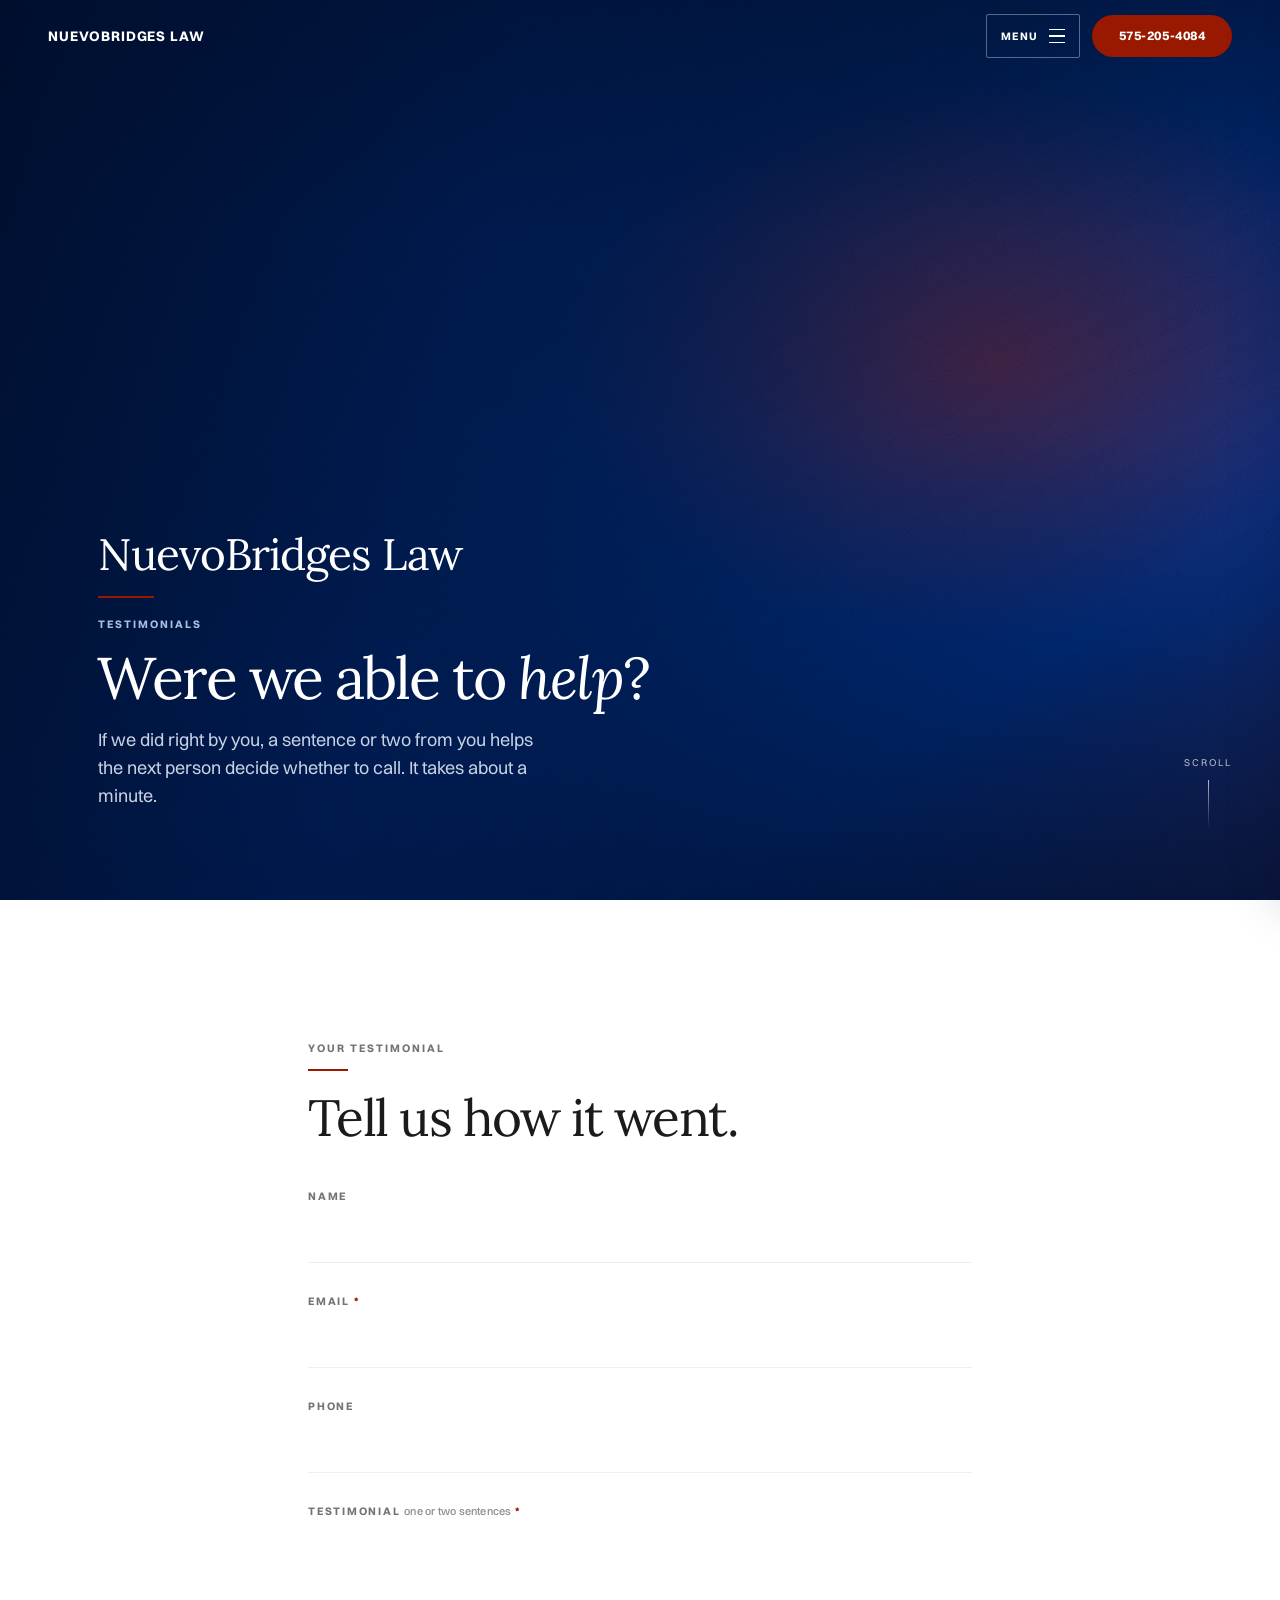
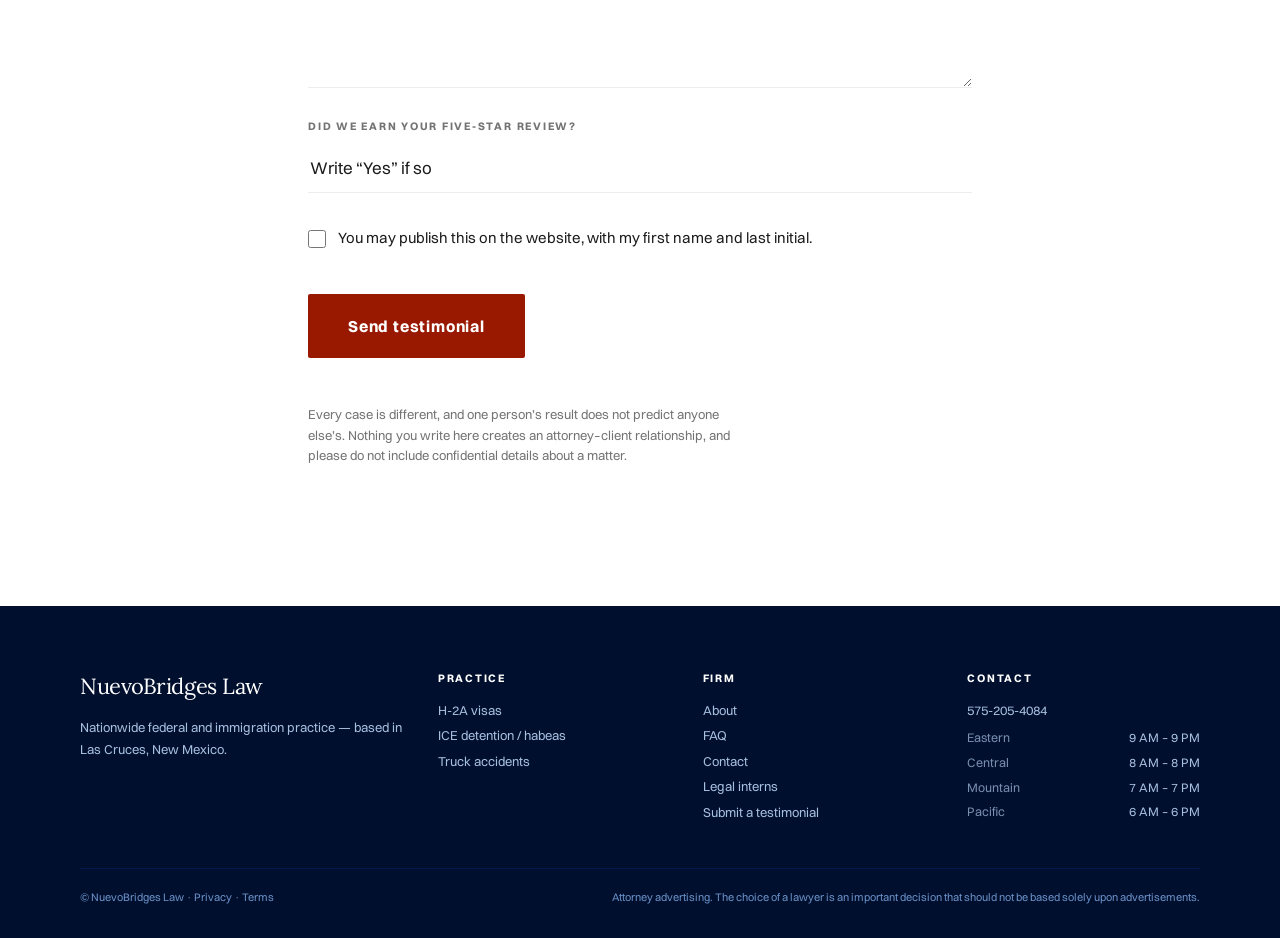
<file: submit-a-testimonial.html>
<!DOCTYPE html>
<html lang="en" data-hero-grade="grade-hero">
<head>
  <script>(function(){try{var q=new URLSearchParams(location.search);if(q.get("vp")==="mobile")return;if(window.matchMedia&&matchMedia("(prefers-reduced-motion: reduce)").matches)return;var fromNav=sessionStorage.getItem("nb-loader-nav")==="1";var needIntro=sessionStorage.getItem("nb-intro-done")!=="1";if(fromNav){document.documentElement.classList.add("nb-covered","nb-nav-cover","nb-nav-arrive");}else if(needIntro){document.documentElement.classList.add("nb-covered");document.documentElement.style.background="#000F2E";}}catch(e){}})();</script>
  <meta charset="UTF-8" />
  <meta name="viewport" content="width=device-width, initial-scale=1" />
  <meta name="robots" content="noindex, nofollow, noarchive" />
  <title>Submit a testimonial | NuevoBridges Law</title>
  <link rel="canonical" href="https://nuevobridgeslaw.com/submit-a-testimonial/" />
  <link rel="icon" type="image/x-icon" href="/assets/favicons/favicon.ico" />
  <link rel="icon" type="image/png" sizes="32x32" href="/assets/favicons/favicon-32x32.png" />
  <link rel="icon" type="image/png" sizes="16x16" href="/assets/favicons/favicon-16x16.png" />
  <link rel="apple-touch-icon" sizes="1024x1024" href="/assets/favicons/apple-touch-icon.png" />
  <meta name="theme-color" content="#0038A8" />
  <meta name="description" content="Were we able to help? Tell us in a sentence or two. Submitting a testimonial takes about a minute." />
  <meta property="og:type" content="website" />
  <meta property="og:site_name" content="NuevoBridges Law" />
  <meta property="og:locale" content="en_US" />
  <meta property="og:url" content="https://nuevobridgeslaw.com/h2a-visas/" />
  <meta property="og:title" content="Submit a testimonial | NuevoBridges Law" />
  <meta property="og:description" content="Were we able to help? Tell us in a sentence or two. Submitting a testimonial takes about a minute." />
  <meta property="og:image" content="https://nuevobridgeslaw.com/og/nb-law-share.png" />
  <meta property="og:image:width" content="1200" />
  <meta property="og:image:height" content="630" />
  <meta property="og:image:alt" content="NuevoBridges Law" />
  <meta name="twitter:card" content="summary_large_image" />
  <meta name="twitter:title" content="Submit a testimonial | NuevoBridges Law" />
  <meta name="twitter:description" content="Were we able to help? Tell us in a sentence or two. Submitting a testimonial takes about a minute." />
  <meta name="twitter:image" content="https://nuevobridgeslaw.com/og/nb-law-share.png" />
  <link rel="preconnect" href="https://www.googletagmanager.com">
  <link rel="preconnect" href="https://cdn.callrail.com">

  <script src="/assets/js/tracking-config.js"></script>
  <script src="/assets/js/tracking.js"></script>
  <script src="/assets/js/consent-init.js"></script>
  <script type="application/ld+json">
  {
    "@context": "https://schema.org",
    "@graph": [
      {
        "@type": "LegalService",
        "@id": "https://nuevobridgeslaw.com/#firm",
        "name": "NuevoBridges Law",
        "url": "https://nuevobridgeslaw.com/",
        "image": "https://nuevobridgeslaw.com/logo/horizontal_lockup_color.png",
        "address": {
          "@type": "PostalAddress",
          "addressLocality": "Las Cruces",
          "addressRegion": "NM",
          "addressCountry": "US"
        },
        "areaServed": { "@type": "Country", "name": "United States" }
      },
      {
        "@type": "Service",
        "@id": "https://nuevobridgeslaw.com/#service-h2a",
        "name": "H-2A labor for agricultural employers",
        "description": "We help agricultural employers obtain H-2A labor certification and the H-2A visas their seasonal workers need. The employer is the client; farms may be located anywhere in the United States and workers may come from anywhere in the world.",
        "provider": { "@id": "https://nuevobridgeslaw.com/#firm" },
        "areaServed": { "@type": "Country", "name": "United States" },
        "url": "https://nuevobridgeslaw.com/h2a-visas/"
      },
      {
        "@type": "Person",
        "@id": "https://nuevobridgeslaw.com/#gina",
        "name": "Gina Dennis",
        "jobTitle": "Attorney",
        "worksFor": { "@id": "https://nuevobridgeslaw.com/#firm" }
      },
      {
        "@type": "WebSite",
        "@id": "https://nuevobridgeslaw.com/#website",
        "name": "NuevoBridges Law",
        "url": "https://nuevobridgeslaw.com/",
        "publisher": { "@id": "https://nuevobridgeslaw.com/#firm" },
        "inLanguage": "en-US"
      },
      {
        "@type": "WebPage",
        "@id": "https://nuevobridgeslaw.com/h2a-visas/#webpage",
        "url": "https://nuevobridgeslaw.com/h2a-visas/",
        "name": "Short on farm workers? Legal seasonal labor for U.S. farms | NuevoBridges Law",
        "isPartOf": { "@id": "https://nuevobridgeslaw.com/#website" },
        "about": { "@id": "https://nuevobridgeslaw.com/#service-h2a" },
        "inLanguage": "en-US"
      },
      {
        "@type": "BreadcrumbList",
        "@id": "https://nuevobridgeslaw.com/h2a-visas/#breadcrumb",
        "itemListElement": [
          { "@type": "ListItem", "position": 1, "name": "Home", "item": "https://nuevobridgeslaw.com/" },
          { "@type": "ListItem", "position": 2, "name": "Practice areas", "item": "https://nuevobridgeslaw.com/practice-areas/" },
          { "@type": "ListItem", "position": 3, "name": "H-2A visas", "item": "https://nuevobridgeslaw.com/h2a-visas/" }
        ]
      }
]
  }
  </script>
  <!-- PLACEHOLDER: phone is 575-205-4084 (tel:+15752054084).
       Search data-placeholder="phone" to swap in the real number. -->
  <link rel="stylesheet" href="/assets/css/fonts.css" />
  <link rel="stylesheet" href="/assets/css/tokens.css" />
  <link rel="stylesheet" href="/assets/css/site.css" />
  <link rel="stylesheet" href="/assets/css/page-testimonial.css" />
</head>
<body class="page-testimonial">
<div class="site-loader" id="site-loader" aria-hidden="true">
    <div class="site-loader__mark">NuevoBridges Law</div>
  </div>

  <header class="site-header is-over-hero" data-site-header>
    <a class="logo-text" href="/index.html">NuevoBridges Law</a>
    <div class="header-actions">
      <button class="menu-btn" type="button" data-drawer-open aria-expanded="false" aria-controls="site-drawer" aria-label="Open menu">
        <span class="menu-btn__label">Menu</span>
        <span class="menu-btn__bars" aria-hidden="true"><span></span><span></span><span></span></span>
      </button>
      <a class="cta-btn persistent" href="tel:+15752054084" data-placeholder="phone">575-205-4084</a>
    </div>
  </header>

  <div class="drawer-backdrop" data-drawer-backdrop hidden></div>
  <aside class="site-drawer" id="site-drawer" aria-hidden="true" aria-label="Site menu">
    <div class="site-drawer__top photo-plane grade-farm">
      <div class="site-drawer__top-inner">
        <div class="site-drawer__title">NuevoBridges Law</div>
        <button type="button" class="site-drawer__close" data-drawer-close aria-label="Close menu">×</button>
      </div>
    </div>
        <nav class="site-drawer__nav" aria-label="Site">
      <div class="site-drawer__group" data-drawer-group>
        <a href="/practice-areas.html" data-drawer-parent><span>Practice areas</span><span aria-hidden="true">→</span></a>
        <div class="site-drawer__sub" data-drawer-sub>
          <div class="site-drawer__sub-inner">
            <a href="/h2a-visas.html"><span>H-2A visas</span><span aria-hidden="true">→</span></a>
            <a href="/ice-detention-habeas.html"><span>ICE detention / habeas</span><span aria-hidden="true">→</span></a>
            <a href="/truck-accidents.html"><span>Truck accidents</span><span aria-hidden="true">→</span></a>
          </div>
        </div>
      </div>
      <a href="/about.html"><span>About</span><span aria-hidden="true">→</span></a>
      <a href="/faq.html"><span>FAQ</span><span aria-hidden="true">→</span></a>
      <a href="/contact.html"><span>Contact</span><span aria-hidden="true">→</span></a>
      <a href="/legal-interns.html"><span>Legal interns</span><span aria-hidden="true">→</span></a>
      <a href="/submit-a-testimonial.html" aria-current="page"><span>Submit a testimonial</span><span aria-hidden="true">→</span></a>
    </nav>
    <div class="site-drawer__foot">
      <p>Prefer to talk? Call and tell us what’s going on.</p>
      <a class="cta-btn persistent" href="tel:+15752054084" data-placeholder="phone">575-205-4084</a>
    </div>
  </aside>

  <main>
    <section class="sec-hero" aria-label="Submit a testimonial" data-hero>
      <div class="hero-media" data-hero-parallax>
        <div class="photo-plane grade-hero" aria-hidden="true"></div>
      </div>
      <div class="hero-scrim" aria-hidden="true"></div>
      <div class="hero-content">
        <div class="hero-copy hero-enter" id="hero-enter">
          <p class="hero-brand">NuevoBridges Law</p>
          <div class="eyebrow on-dark">Testimonials</div>
          <h1 class="copy-h1 on-dark">Were we able to <em>help</em>?</h1>
          <p class="copy-lead on-dark">If we did right by you, a sentence or two from you helps the next person decide whether to call. It takes about a minute.</p>
        </div>
      </div>
      <a class="hero-scroll" href="#form" aria-label="Scroll to the form">
        <span>Scroll</span>
        <span class="hero-scroll__line" aria-hidden="true"></span>
      </a>
    </section>

    <section class="sec sec-form" id="form">
      <div class="container narrow">
        <div class="sec-head reveal">
          <div class="eyebrow">Your testimonial</div>
          <span class="sec-rule" aria-hidden="true"></span>
          <h2 class="copy-h2">Tell us how it went.</h2>
        </div>

        <!-- The form has no endpoint yet. Point `action` at the intake
             handler (Clio, Formspree, or a mail script) before launch;
             the field names below are ready to receive. -->
        <form class="tform reveal" method="post" action="#" novalidate>
          <div class="tfield">
            <label class="tfield__label" for="t-name">Name</label>
            <input class="tfield__input" type="text" id="t-name" name="name" autocomplete="name" />
          </div>

          <div class="tfield">
            <label class="tfield__label" for="t-email">Email <span class="tfield__req" aria-hidden="true">*</span></label>
            <input class="tfield__input" type="email" id="t-email" name="email" autocomplete="email" required />
          </div>

          <div class="tfield">
            <label class="tfield__label" for="t-phone">Phone</label>
            <input class="tfield__input" type="tel" id="t-phone" name="phone" autocomplete="tel" />
          </div>

          <div class="tfield">
            <label class="tfield__label" for="t-testimonial">Testimonial <span class="tfield__hint">one or two sentences</span> <span class="tfield__req" aria-hidden="true">*</span></label>
            <textarea class="tfield__input tfield__input--area" id="t-testimonial" name="testimonial" rows="5" required></textarea>
          </div>

          <div class="tfield">
            <label class="tfield__label" for="t-rating">Did we earn your five-star review?</label>
            <input class="tfield__input" type="text" id="t-rating" name="rating" placeholder="Write “Yes” if so" />
          </div>

          <div class="tconsent">
            <input class="tconsent__box" type="checkbox" id="t-consent" name="consent" required />
            <label class="tconsent__label" for="t-consent">You may publish this on the website, with my first name and last initial.</label>
          </div>

          <button class="cta-btn lg tform__submit" type="submit">Send testimonial</button>

          <p class="tform__note">
            Every case is different, and one person&rsquo;s result does not predict anyone else&rsquo;s.
            Nothing you write here creates an attorney&ndash;client relationship, and please do not include
            confidential details about a matter.
          </p>
        </form>
      </div>
    </section>
  </main>

  <footer class="site-footer">
    <div class="footer-grid">
      <div class="footer-col">
        <div class="logo-text">NuevoBridges Law</div>
        <p class="copy-body">Nationwide federal and immigration practice — based in Las Cruces, New Mexico.</p>
      </div>
      <div class="footer-col">
        <h6>Practice</h6>
        <a class="copy-link" href="/h2a-visas.html">H-2A visas</a>
        <a class="copy-link" href="/ice-detention-habeas.html">ICE detention / habeas</a>
        <a class="copy-link" href="/truck-accidents.html">Truck accidents</a>
      </div>
      <div class="footer-col">
        <h6>Firm</h6>
        <a class="copy-link" href="/about.html">About</a>
        <a class="copy-link" href="/faq.html">FAQ</a>
        <a class="copy-link" href="/contact.html">Contact</a>
        <a class="copy-link" href="/legal-interns.html">Legal interns</a>
        <a class="copy-link" href="/submit-a-testimonial.html">Submit a testimonial</a>
      </div>
      <div class="footer-col">
        <h6>Contact</h6>
        <a class="copy-link" href="tel:+15752054084" data-placeholder="phone">575-205-4084</a>
        <ul class="hours">
          <li><span class="hours__z">Eastern</span><span class="hours__t">9 AM – 9 PM</span></li>
          <li><span class="hours__z">Central</span><span class="hours__t">8 AM – 8 PM</span></li>
          <li><span class="hours__z">Mountain</span><span class="hours__t">7 AM – 7 PM</span></li>
          <li><span class="hours__z">Pacific</span><span class="hours__t">6 AM – 6 PM</span></li>
        </ul>
      </div>
    </div>
    <div class="footer-bottom">
      <div>© NuevoBridges Law · Privacy · Terms</div>
      <div>Attorney advertising. The choice of a lawyer is an important decision that should not be based solely upon advertisements.</div>
    </div>
  </footer>

  <div class="mobile-cta">
    <a class="cta-btn persistent" href="tel:+15752054084" data-placeholder="phone">575-205-4084</a>
  </div>
<script src="/assets/js/hero.js" defer></script>
  <script src="/assets/js/loader.js" defer></script>
  <script src="/assets/js/cursor.js" defer></script>
  <script src="/assets/js/drawer.js" defer></script>
  <script src="/assets/js/faq.js" defer></script>
  <script src="/assets/js/reveal.js" defer></script>
</body>
</html>
</file>
<file: assets/css/fonts.css>
/* NuevoBridges Law - self-hosted webfonts, embedded as data URIs.
   Same five faces api.fontshare.com was serving (lora@400,400i,
   switzer@400,500,700), so nothing shifts. They're embedded rather
   than linked because Chrome blocks @font-face files loaded over
   file:// - this way the pages keep their typography when opened
   straight off disk. The original woff2 files are in fonts/ if you
   ever want to serve them separately.
   Lora: SIL Open Font License 1.1 (fonts/OFL-Lora.txt).
   Switzer: ITF Free Font License (fonts/FFL-Switzer.txt). */

@font-face {
  font-family: "Lora";
  src: url([data-uri]) format("woff2");
  font-weight: 400;
  font-style: normal;
  font-display: swap;
}
@font-face {
  font-family: "Lora";
  src: url([data-uri]) format("woff2");
  font-weight: 400;
  font-style: italic;
  font-display: swap;
}
@font-face {
  font-family: "Switzer";
  src: url([data-uri]) format("woff2");
  font-weight: 400;
  font-style: normal;
  font-display: swap;
}
@font-face {
  font-family: "Switzer";
  src: url([data-uri]) format("woff2");
  font-weight: 500;
  font-style: normal;
  font-display: swap;
}
@font-face {
  font-family: "Switzer";
  src: url([data-uri]) format("woff2");
  font-weight: 700;
  font-style: normal;
  font-display: swap;
}
</file>
<file: assets/css/tokens.css>
/* NuevoBridges Law — Brand Tokens (approved Josh 2026-08-22)
   Source: Context/Identity/NuevoBridges_Law_Brand_Tokens.md
   Colors + fonts only. */

:root {
  /* Primary — Federal Navy */
  --navy-50: #F0F4FA;
  --navy-100: #D9E3F2;
  --navy-200: #A8C0E0;
  --navy-300: #6B92C9;
  --navy-400: #2E5FB8;
  --navy-500: #0038A8;
  --navy-600: #002F8F;
  --navy-700: #002570;
  --navy-800: #001A4D;
  --navy-900: #000F2E;

  /* Neutrals — Ink & Paper */
  --paper: #FFFFFF;
  --mist: #F7F7F7;
  --neutral-100: #EEEEEE;
  --neutral-500: #737373;
  --ink: #1B1B1B;

  /* Accent — Bridges Crimson */
  --crimson-100: #F4D9D4;
  --crimson-300: #D06B58;
  --crimson-500: #981800;
  --crimson-600: #8B0000;
  --crimson-700: #6E1200;
  --crimson-900: #2A0700;

  /* Semantic aliases */
  --color-ink: var(--ink);
  --color-paper: var(--paper);
  --color-mist: var(--mist);
  --color-line: var(--neutral-100);
  --color-muted: var(--neutral-500);
  --color-navy: var(--navy-500);
  --color-navy-deep: var(--navy-800);
  --color-navy-footer: var(--navy-900);
  --color-crimson: var(--crimson-500);
  --color-on-dark-muted: var(--navy-200);

  --font-display: "Lora", "Times New Roman", serif;
  --font-body: "Switzer", "Helvetica Neue", sans-serif;

  --header-h: 64px;
  --mobile-cta-h: 56px;
}
</file>
<file: assets/css/site.css>
/* NuevoBridges Law — homepage craft (masterpiece pass)
   Tokens only. Ambition: finished Littlefield feel — not a clone. */

*, *::before, *::after { box-sizing: border-box; margin: 0; padding: 0; }

html { font-size: 16px; scroll-behavior: smooth; }

body {
  font-family: var(--font-body);
  background: var(--color-paper);
  color: var(--color-ink);
  line-height: 1.5;
  overflow-x: hidden;
}

a { color: inherit; text-decoration: none; }
button { font: inherit; cursor: pointer; border: none; background: none; color: inherit; }

/* —— Loader —— */
html {
  background: var(--navy-900);
}
.site-loader {
  position: fixed;
  inset: 0;
  z-index: 200;
  display: flex;
  align-items: center;
  justify-content: center;
  background: var(--navy-900);
  color: var(--color-paper);
  opacity: 0;
  visibility: visible;
  pointer-events: none;
  transition: opacity 0.7s ease, visibility 0.7s ease;
}
/* In-site page fade — destination hero grade, no wordmark */
.site-loader.is-nav {
  opacity: 0;
  visibility: visible;
  clip-path: none;
  transition: opacity 0.6s cubic-bezier(0.4, 0, 0.2, 1),
    visibility 0.6s cubic-bezier(0.4, 0, 0.2, 1);
}
.site-loader.is-nav.is-in {
  opacity: 1;
  pointer-events: auto;
}
.site-loader.is-nav.is-done {
  opacity: 0;
  visibility: hidden;
  pointer-events: none;
}
.site-loader.is-in {
  opacity: 1;
  pointer-events: auto;
}
.site-loader.is-done {
  opacity: 0;
  visibility: hidden;
  pointer-events: none;
}
.site-loader__mark {
  font-family: var(--font-display);
  font-size: clamp(28px, 5vw, 42px);
  font-weight: 400;
  letter-spacing: -0.03em;
  opacity: 0;
}
/* Solid once the loader is visible — never restart fade mid-nav */
.site-loader.is-in .site-loader__mark,
.site-loader.is-done .site-loader__mark,
html.nb-covered .site-loader__mark {
  opacity: 1;
  animation: none;
}
/* Nav overlay: no firm name */
.site-loader.is-nav .site-loader__mark,
html.nb-nav-cover .site-loader__mark {
  opacity: 0 !important;
  animation: none !important;
  visibility: hidden;
}
/* First visit only: wordmark fades in (wins over nb-covered solid rule) */
.site-loader.is-intro.is-in .site-loader__mark {
  opacity: 0;
  animation: loaderMark 0.8s ease 0.05s forwards;
  visibility: visible;
}
@keyframes loaderMark {
  to { opacity: 1; }
}
/* In-site nav arrival: cover before deferred JS runs (no paper flash) */
html.nb-covered .site-loader {
  opacity: 1;
  pointer-events: auto;
}
html.nb-covered .site-loader.is-nav {
  opacity: 1;
}
/* Hide page chrome/content only — not the loader (body opacity:0 hid the mark) */
html.nb-covered body > *:not(.site-loader) {
  visibility: hidden;
}
/* Nav arrive: page stays painted under overlay so hero can rise as it clears */
html.nb-nav-arrive.nb-covered body > *:not(.site-loader) {
  visibility: visible;
}
@media (prefers-reduced-motion: reduce) {
  .site-loader { display: none; }
  .site-loader__mark { animation: none; opacity: 1; }
  html { background: var(--color-paper); }
  html.nb-covered body > *:not(.site-loader) { visibility: visible; }
}

/* —— Cursor glow (fine pointer only) —— */
.cursor-glow {
  position: fixed;
  top: 0;
  left: 0;
  width: 300px;
  height: 300px;
  border-radius: 50%;
  pointer-events: none;
  z-index: 9998;
  opacity: 0;
  background: radial-gradient(
    circle,
    rgba(168, 192, 224, 0.12) 0%,
    rgba(168, 192, 224, 0.04) 40%,
    rgba(168, 192, 224, 0) 70%
  );
  filter: blur(28px);
  mix-blend-mode: plus-lighter;
  will-change: transform;
  transition: opacity 0.35s ease;
}
.cursor-glow.is-on { opacity: 0.55; }
@media (hover: none), (pointer: coarse), (prefers-reduced-motion: reduce) {
  .cursor-glow { display: none !important; }
}

/* —— Header —— */
.site-header {
  position: fixed;
  top: 0;
  left: 0;
  right: 0;
  z-index: 40;
  display: flex;
  align-items: center;
  justify-content: space-between;
  gap: 12px;
  min-height: var(--header-h);
  padding: 14px clamp(20px, 4vw, 48px);
  overflow: visible;
  transition: background 0.35s ease, border-color 0.35s ease, backdrop-filter 0.35s ease;
}
.site-header.is-over-hero {
  background: transparent;
  border-bottom: 1px solid transparent;
}
.site-header.is-over-hero .logo-text,
.site-header.is-over-hero .menu-btn {
  color: var(--color-paper);
}
.site-header.is-over-hero .menu-btn {
  border-color: rgba(255, 255, 255, 0.35);
}
.site-header.is-over-hero .menu-btn__bars span {
  background: var(--color-paper);
}
.site-header.is-solid {
  background: rgba(255, 255, 255, 0.96);
  backdrop-filter: blur(16px);
  -webkit-backdrop-filter: blur(16px);
  border-bottom: 1px solid transparent;
  box-shadow: none;
}
.logo-text {
  font-family: var(--font-body);
  font-size: 14px;
  font-weight: 700;
  letter-spacing: 0.06em;
  text-transform: uppercase;
  color: var(--color-navy-deep);
  flex-shrink: 0;
  transition: color 0.3s ease, opacity 0.25s ease;
}
.site-header .logo-text:hover { opacity: 0.78; }
.site-header.is-over-hero .logo-text:hover { opacity: 0.85; color: var(--color-paper); }
.header-actions {
  display: flex;
  align-items: center;
  gap: 12px;
  margin-left: auto;
}
.menu-btn {
  display: inline-flex;
  align-items: center;
  gap: 10px;
  height: 44px;
  padding: 0 14px;
  border: 1.5px solid var(--color-navy-deep);
  border-radius: 2px;
  color: var(--color-navy-deep);
  transition: border-color 0.3s ease, color 0.3s ease, background 0.25s ease, transform 0.2s ease;
}
.menu-btn:hover {
  background: rgba(0, 26, 77, 0.1);
  transform: translateY(-2px);
  border-color: var(--color-crimson);
  color: var(--color-crimson);
}
.site-header.is-over-hero .menu-btn:hover {
  background: rgba(255, 255, 255, 0.16);
  border-color: rgba(255, 255, 255, 0.95);
  color: var(--color-paper);
}
.menu-btn__label {
  font-size: 11px;
  font-weight: 700;
  letter-spacing: 0.14em;
  text-transform: uppercase;
}
.menu-btn__bars {
  display: flex;
  flex-direction: column;
  gap: 5px;
  width: 16px;
}
.menu-btn__bars span {
  display: block;
  height: 1.5px;
  background: currentColor;
  transition: background 0.3s ease;
}

/* —— CTA family —— */
.cta-btn {
  background: var(--color-crimson);
  color: var(--color-paper);
  padding: 12px 22px;
  border-radius: 2px;
  font-family: var(--font-body);
  font-size: 13px;
  font-weight: 700;
  letter-spacing: 0.04em;
  text-align: center;
  display: inline-block;
  flex-shrink: 0;
  transition: background 0.2s ease, transform 0.2s ease, box-shadow 0.25s ease, color 0.2s ease, border-color 0.2s ease;
}
.cta-btn:hover {
  background: var(--crimson-600);
  transform: translateY(-2px);
  box-shadow: 0 10px 28px rgba(152, 24, 0, 0.28);
}
.cta-btn.lg {
  padding: 18px 36px;
  font-size: 14px;
  letter-spacing: 0.05em;
  border-radius: 2px;
}
.hero-copy .cta-btn.lg:hover {
  box-shadow:
    0 0 0 1px rgba(255, 255, 255, 0.2),
    0 0 0 10px rgba(152, 24, 0, 0.22),
    0 14px 36px rgba(0, 15, 46, 0.35);
}
.cta-btn.persistent {
  min-width: 140px;
  white-space: nowrap;
  border-radius: 999px;
  padding: 11px 22px;
}
.cta-btn.persistent:hover {
  box-shadow: 0 8px 22px rgba(152, 24, 0, 0.32);
}
.cta-btn.ghost {
  background: transparent;
  color: var(--color-crimson);
  border: 1.5px solid var(--color-crimson);
}
.cta-btn.ghost:hover {
  background: var(--color-crimson);
  color: var(--color-paper);
  transform: translateY(-2px);
  box-shadow: 0 10px 24px rgba(152, 24, 0, 0.22);
}
.cta-btn.final {
  padding: 20px 44px;
  font-size: 16px;
  border-radius: 999px;
  box-shadow:
    0 0 0 1px rgba(255, 255, 255, 0.22),
    0 0 0 12px rgba(152, 24, 0, 0.22);
}
.cta-btn.final:hover {
  transform: translateY(-3px);
  box-shadow:
    0 0 0 1px rgba(255, 255, 255, 0.4),
    0 0 0 18px rgba(152, 24, 0, 0.32),
    0 16px 40px rgba(0, 0, 0, 0.35);
}

/* —— Type —— */
.eyebrow {
  font-family: var(--font-body);
  font-size: 11px;
  text-transform: uppercase;
  letter-spacing: 0.18em;
  color: var(--color-muted);
  font-weight: 700;
  margin-bottom: 14px;
}
.eyebrow.on-dark { color: var(--navy-200); }

.sec-rule {
  display: block;
  width: 40px;
  height: 2px;
  background: var(--color-crimson);
  margin: -4px 0 18px;
}
.sec-rule.on-dark {
  background: var(--color-crimson);
  opacity: 0.9;
}
.sec-head .sec-rule { margin-left: auto; margin-right: auto; }
.sec-head:not(.center) .sec-rule { margin-left: 0; margin-right: 0; }

.cta-btn:focus-visible,
.menu-btn:focus-visible,
.soft-link:focus-visible,
.site-drawer__nav a:focus-visible,
.site-drawer__close:focus-visible,
.reviews-nav button:focus-visible,
.pa-card:focus-visible {
  outline: 2px solid var(--color-navy);
  outline-offset: 3px;
}
.cta-btn.on-dark:focus-visible,
.site-header.is-over-hero .menu-btn:focus-visible,
.sec-final .cta-btn:focus-visible {
  outline-color: var(--color-paper);
}

.copy-h1 {
  font-family: var(--font-display);
  font-size: clamp(40px, 5.8vw, 72px);
  font-weight: 400;
  line-height: 1.06;
  letter-spacing: -0.035em;
  color: var(--color-ink);
  margin: 0 0 22px;
}
.copy-h1.on-dark { color: var(--color-paper); }
.copy-h1 em { font-style: italic; }

.copy-h2 {
  font-family: var(--font-display);
  font-size: clamp(32px, 4vw, 54px);
  font-weight: 400;
  line-height: 1.12;
  letter-spacing: -0.03em;
  color: var(--color-ink);
  margin: 0 0 16px;
}
.copy-h2.on-dark { color: var(--color-paper); }
.copy-h2 em { font-style: italic; }

.copy-lead {
  font-size: 18px;
  line-height: 1.55;
  color: var(--color-muted);
  max-width: 36ch;
  margin: 0;
}
.copy-lead.on-dark { color: rgba(217, 227, 242, 0.92); opacity: 0.92; }
.sec-head.center .copy-lead {
  margin-left: auto;
  margin-right: auto;
  max-width: 44ch;
}

.copy-body {
  font-size: 15px;
  line-height: 1.65;
  color: var(--color-muted);
  margin: 0 0 10px;
}
.copy-body:last-child { margin-bottom: 0; }
.copy-body.on-dark { color: var(--navy-200); }

.copy-card-h {
  font-family: var(--font-body);
  font-size: 18px;
  font-weight: 700;
  line-height: 1.25;
  color: var(--color-ink);
  margin: 0 0 10px;
}
.copy-card-h.on-dark { color: var(--color-paper); }

.pull-quote {
  font-family: var(--font-display);
  font-size: clamp(22px, 2.5vw, 30px);
  font-style: italic;
  line-height: 1.35;
  color: var(--color-navy-deep);
  margin: 28px 0 32px;
  padding-left: 22px;
  border-left: 2px solid var(--color-crimson);
}

.ghost-num {
  font-family: var(--font-display);
  font-size: clamp(36px, 4vw, 52px);
  font-weight: 400;
  line-height: 0.9;
  color: var(--navy-100);
  letter-spacing: -0.04em;
  display: block;
  margin-bottom: 12px;
}
.ghost-num.on-dark { color: rgba(217, 227, 242, 0.22); }

.slot-label {
  display: inline-block;
  margin-top: 14px;
  font-size: 12px;
  letter-spacing: 0.08em;
  text-transform: uppercase;
  color: var(--color-navy);
  font-weight: 700;
}

.soft-link {
  display: inline-block;
  margin-top: 24px;
  font-size: 13px;
  font-weight: 600;
  color: var(--color-navy);
  border-bottom: 1px solid rgba(0, 56, 168, 0.35);
  padding-bottom: 2px;
  transition: color 0.2s ease, border-color 0.2s ease, border-bottom-width 0.2s ease;
}
.soft-link:hover {
  color: var(--color-crimson);
  border-bottom-color: var(--color-crimson);
  border-bottom-width: 2px;
  letter-spacing: 0.02em;
}

.container {
  max-width: 1120px;
  margin: 0 auto;
  width: 100%;
  padding-inline: clamp(20px, 4vw, 48px);
}
.container.narrow { max-width: 760px; }
.container.wide { max-width: 1180px; }

.sec {
  position: relative;
  padding: clamp(88px, 12vw, 140px) 0;
}
.sec-head { margin-bottom: clamp(40px, 5.5vw, 64px); }
.sec-head.center { text-align: center; }
.sec-head .eyebrow { margin-bottom: 16px; }
.sec-head .copy-h2 { margin-bottom: 14px; }

/* —— Photo grade language (CSS atmosphere — PLACEHOLDER watermarks) —— */
.photo-plane {
  position: relative;
  overflow: hidden;
  background: var(--navy-800);
  transition: filter 0.45s ease, transform 0.5s cubic-bezier(0.22, 1, 0.36, 1);
}
.photo-plane::before {
  content: "";
  position: absolute;
  inset: 0;
  z-index: 0;
  transition: opacity 0.4s ease, filter 0.4s ease;
}
.photo-plane::after {
  content: "";
  position: absolute;
  inset: 0;
  z-index: 1;
  pointer-events: none;
  opacity: 0.4;
  background-image:
    repeating-linear-gradient(
      -28deg,
      transparent,
      transparent 14px,
      rgba(255, 255, 255, 0.045) 14px,
      rgba(255, 255, 255, 0.045) 28px
    ),
    url("data:image/svg+xml,%3Csvg viewBox='0 0 200 200' xmlns='http://www.w3.org/2000/svg'%3E%3Cfilter id='n'%3E%3CfeTurbulence type='fractalNoise' baseFrequency='0.85' numOctaves='4' stitchTiles='stitch'/%3E%3C/filter%3E%3Crect width='100%25' height='100%25' filter='url(%23n)'/%3E%3C/svg%3E");
  background-size: auto, 180px 180px;
  mix-blend-mode: soft-light;
}
.photo-plane__label {
  position: absolute;
  inset: 0;
  z-index: 2;
  display: flex;
  align-items: center;
  justify-content: center;
  margin: 0;
  padding: 16px;
  font-family: var(--font-body);
  font-size: clamp(11px, 1.6vw, 13px);
  font-weight: 700;
  letter-spacing: 0.28em;
  text-transform: uppercase;
  color: rgba(255, 255, 255, 0.55);
  text-shadow: 0 1px 12px rgba(0, 15, 46, 0.45);
  pointer-events: none;
  user-select: none;
}
.sec-hero .photo-plane__label {
  font-size: clamp(18px, 3.2vw, 28px);
  letter-spacing: 0.32em;
  color: rgba(255, 255, 255, 0.62);
}
.site-drawer__top .photo-plane__label {
  align-items: flex-end;
  padding-bottom: 20px;
  font-size: 10px;
  color: rgba(255, 255, 255, 0.4);
}

/* Hero photo grades + nav fade overlay / pre-JS html cover (one recipe each) */
.grade-hero::before,
.site-loader.is-nav.grade-hero,
html[data-hero-grade="grade-hero"].nb-nav-cover,
html[data-hero-grade="grade-hero"].nb-nav-cover .site-loader {
  background:
    radial-gradient(ellipse 70% 55% at 78% 35%, rgba(152, 24, 0, 0.45), transparent 50%),
    radial-gradient(ellipse 50% 40% at 20% 80%, rgba(0, 56, 168, 0.55), transparent 60%),
    linear-gradient(145deg, #000F2E 0%, #001A4D 38%, #002F8F 72%, #6E1200 130%);
}
.grade-corridor::before,
.site-loader.is-nav.grade-corridor,
html[data-hero-grade="grade-corridor"].nb-nav-cover,
html[data-hero-grade="grade-corridor"].nb-nav-cover .site-loader {
  background:
    linear-gradient(200deg, rgba(0, 15, 46, 0.15), transparent 40%),
    linear-gradient(120deg, #000F2E 0%, #002570 48%, #981800 155%);
}
.grade-farm::before,
.site-loader.is-nav.grade-farm,
html[data-hero-grade="grade-farm"].nb-nav-cover,
html[data-hero-grade="grade-farm"].nb-nav-cover .site-loader {
  background:
    radial-gradient(circle at 30% 70%, rgba(46, 95, 184, 0.55), transparent 45%),
    linear-gradient(165deg, #001A4D 0%, #0038A8 55%, #8B0000 140%);
}
.grade-detention::before,
.site-loader.is-nav.grade-detention,
html[data-hero-grade="grade-detention"].nb-nav-cover,
html[data-hero-grade="grade-detention"].nb-nav-cover .site-loader {
  background:
    radial-gradient(ellipse at 80% 20%, rgba(110, 18, 0, 0.6), transparent 45%),
    linear-gradient(155deg, #000F2E, #001A4D 60%, #2A0700);
}
.grade-highway::before,
.site-loader.is-nav.grade-highway,
html[data-hero-grade="grade-highway"].nb-nav-cover,
html[data-hero-grade="grade-highway"].nb-nav-cover .site-loader {
  background:
    linear-gradient(90deg, rgba(0, 15, 46, 0.4), transparent 40%),
    linear-gradient(200deg, #001A4D 0%, #002F8F 40%, #981800 120%);
}
.grade-portrait::before,
.site-loader.is-nav.grade-portrait,
html[data-hero-grade="grade-portrait"].nb-nav-cover,
html[data-hero-grade="grade-portrait"].nb-nav-cover .site-loader {
  background:
    radial-gradient(ellipse at 50% 28%, rgba(168, 192, 224, 0.28), transparent 50%),
    linear-gradient(180deg, #002570 0%, #001A4D 55%, #000F2E 100%);
}

/* —— Hero —— */
.sec-hero {
  position: relative;
  min-height: 100vh;
  min-height: 100svh;
  display: flex;
  align-items: flex-end;
  color: var(--color-paper);
  padding: 0;
  overflow: hidden;
}
.hero-media {
  position: absolute;
  inset: 0;
  z-index: 0;
  will-change: transform;
}
.hero-media .photo-plane {
  width: 100%;
  height: 115%;
  min-height: 100%;
}
.hero-scrim {
  position: absolute;
  inset: 0;
  z-index: 1;
  background:
    linear-gradient(180deg, rgba(0, 15, 46, 0.4) 0%, transparent 26%),
    linear-gradient(105deg, rgba(0, 15, 46, 0.95) 0%, rgba(0, 26, 77, 0.78) 36%, rgba(0, 26, 77, 0.22) 66%, transparent 100%),
    linear-gradient(0deg, rgba(0, 15, 46, 0.78) 0%, rgba(0, 15, 46, 0.35) 28%, transparent 52%);
  pointer-events: none;
}
.hero-content {
  position: relative;
  z-index: 2;
  width: 100%;
  max-width: 1180px;
  margin: 0 auto;
  padding: 0 clamp(20px, 4vw, 48px) clamp(64px, 10vh, 100px);
}
.hero-brand {
  font-family: var(--font-display);
  font-size: clamp(28px, 4vw, 44px);
  font-weight: 400;
  letter-spacing: -0.02em;
  line-height: 1.1;
  margin: 0 0 18px;
  color: var(--color-paper);
}
.hero-brand::after {
  content: "";
  display: block;
  width: 56px;
  height: 2px;
  background: var(--color-crimson);
  margin-top: 18px;
  transform-origin: left center;
}
.hero-enter.is-ready .hero-brand::after {
  animation: ruleGrow 0.7s cubic-bezier(0.22, 1, 0.36, 1) 0.55s both;
}
@keyframes ruleGrow {
  from { transform: scaleX(0); opacity: 0; }
  to { transform: scaleX(1); opacity: 1; }
}
.hero-copy { max-width: 36rem; }
.hero-copy .copy-h1 { margin-bottom: 18px; }
.hero-copy .cta-btn { margin-top: 36px; }
.hero-trust {
  margin-top: 48px;
  display: flex;
  flex-wrap: wrap;
  gap: 0;
  font-size: 12px;
  letter-spacing: 0.04em;
  color: rgba(217, 227, 242, 0.72);
  max-width: 42rem;
}
.hero-trust span {
  display: flex;
  align-items: center;
  padding: 0 18px;
  border-left: 1px solid rgba(217, 227, 242, 0.28);
}
.hero-trust span:first-child {
  padding-left: 0;
  border-left: none;
}
.hero-trust span::before { display: none; }
.hero-scroll {
  position: absolute;
  right: clamp(20px, 4vw, 48px);
  bottom: clamp(40px, 8vh, 72px);
  z-index: 2;
  display: flex;
  flex-direction: column;
  align-items: center;
  gap: 10px;
  font-size: 10px;
  letter-spacing: 0.2em;
  text-transform: uppercase;
  color: rgba(255, 255, 255, 0.7);
  transition: color 0.25s ease;
}
.hero-scroll:hover { color: rgba(255, 255, 255, 0.95); }
.hero-scroll__line {
  width: 1px;
  height: 48px;
  background: linear-gradient(180deg, rgba(255, 255, 255, 0.7), transparent);
  transform-origin: top;
  animation: scrollPulse 2.2s ease-in-out infinite;
  transition: background 0.25s ease;
}
.hero-scroll:hover .hero-scroll__line {
  background: linear-gradient(180deg, rgba(255, 255, 255, 1), transparent);
}
@keyframes scrollPulse {
  0%, 100% { transform: scaleY(1); opacity: 0.7; }
  50% { transform: scaleY(0.55); opacity: 0.25; }
}

/* Hero entrance */
.hero-enter .hero-brand,
.hero-enter .eyebrow,
.hero-enter .copy-h1,
.hero-enter .copy-lead,
.hero-enter .cta-btn,
.hero-enter .hero-trust {
  opacity: 0;
  transform: translateY(22px);
}
.hero-enter.is-ready .hero-brand,
.hero-enter.is-ready .eyebrow,
.hero-enter.is-ready .copy-h1,
.hero-enter.is-ready .copy-lead,
.hero-enter.is-ready .cta-btn,
.hero-enter.is-ready .hero-trust {
  animation: heroRise 0.95s cubic-bezier(0.22, 1, 0.36, 1) forwards;
}
.hero-enter.is-ready .hero-brand { animation-delay: 0.06s; }
.hero-enter.is-ready .eyebrow { animation-delay: 0.12s; }
.hero-enter.is-ready .copy-h1 {
  animation-name: heroHeadline;
  animation-delay: 0.2s;
}
.hero-enter.is-ready .copy-lead { animation-delay: 0.38s; }
.hero-enter.is-ready .cta-btn { animation-delay: 0.52s; }
.hero-enter.is-ready .hero-trust { animation-delay: 0.66s; }

/* In-site nav arrive: text on immediately (iris was the only motion) */
.hero-enter.is-ready.is-instant .hero-brand,
.hero-enter.is-ready.is-instant .eyebrow,
.hero-enter.is-ready.is-instant .copy-h1,
.hero-enter.is-ready.is-instant .copy-lead,
.hero-enter.is-ready.is-instant .cta-btn,
.hero-enter.is-ready.is-instant .hero-trust {
  opacity: 1;
  transform: none;
  filter: none;
  animation: none !important;
}
.hero-enter.is-ready.is-instant .hero-brand::after {
  transform: scaleX(1);
  opacity: 1;
  transition: none;
}

@keyframes heroRise {
  to { opacity: 1; transform: translateY(0); }
}
@keyframes heroHeadline {
  from { opacity: 0; transform: translateY(22px); filter: blur(10px); }
  to { opacity: 1; transform: translateY(0); filter: blur(0); }
}
@media (prefers-reduced-motion: reduce) {
  .hero-scroll__line { animation: none; }
  .hero-enter .hero-brand,
  .hero-enter .eyebrow,
  .hero-enter .copy-h1,
  .hero-enter .copy-lead,
  .hero-enter .cta-btn,
  .hero-enter .hero-trust {
    opacity: 1;
    transform: none;
    filter: none;
    animation: none !important;
  }
}

/* —— Proof —— */
.sec-proof {
  background: var(--color-paper);
  padding: clamp(52px, 7.5vw, 80px) 0;
  border-bottom: 1px solid var(--color-line);
}
.proof-label {
  position: relative;
  font-size: 11px;
  letter-spacing: 0.18em;
  text-transform: uppercase;
  font-weight: 700;
  color: var(--color-muted);
  margin-bottom: 28px;
  padding-top: 18px;
}
.proof-label::before {
  content: "";
  position: absolute;
  top: 0;
  left: 0;
  width: 48px;
  height: 2px;
  background: var(--color-crimson);
}
.proof-items {
  display: grid;
  grid-template-columns: repeat(4, 1fr);
  gap: 28px 32px;
  padding-top: 0;
  border-top: none;
}
.page-h2a .sec-proof .proof-items,
.page-truck .sec-proof .proof-items {
  grid-template-columns: repeat(3, 1fr);
}
.proof-item {
  position: relative;
  overflow: visible;
  min-height: 160px;
  padding: 44px 8px 32px 0;
  border-top: none;
  transition: transform 0.3s ease;
  cursor: default;
  display: flex;
  align-items: center;
  justify-content: center;
  text-align: center;
}
.proof-item:hover {
  transform: translateY(-3px);
}
.proof-item .ghost-num {
  position: absolute;
  left: 50%;
  top: 50%;
  transform: translate(-50%, -55%);
  z-index: 0;
  margin: 0;
  font-size: clamp(88px, 11vw, 140px);
  line-height: 0.85;
  letter-spacing: -0.06em;
  color: rgba(168, 192, 224, 0.28);
  pointer-events: none;
  transition: color 0.3s ease, opacity 0.3s ease;
}
.proof-item:hover .ghost-num {
  color: rgba(152, 24, 0, 0.22);
  transform: translate(-50%, -55%);
}
.proof-item__text {
  position: relative;
  z-index: 1;
  font-size: 15px;
  font-weight: 600;
  color: var(--color-navy-deep);
  line-height: 1.35;
  max-width: 16ch;
  margin: 0 auto;
  transition: color 0.25s ease;
}
.proof-item:hover .proof-item__text { color: var(--ink); }

/* —— Differentiator —— */
.sec-diff {
  background:
    linear-gradient(180deg, var(--navy-50) 0%, var(--color-paper) 100%);
}
.diff-layout {
  display: grid;
  grid-template-columns: 1.05fr 0.95fr;
  gap: clamp(40px, 6vw, 80px);
  align-items: start;
}
.diff-argument .copy-h2 { max-width: 30ch; }
.diff-argument .copy-lead {
  margin-top: 8px;
  margin-bottom: 40px;
  max-width: 40ch;
}
.diff-beats {
  display: flex;
  flex-direction: column;
  gap: 0;
}
.diff-beat {
  padding: 28px 0;
  border-top: 1px solid rgba(0, 26, 77, 0.12);
  position: relative;
  padding-left: 0;
  transition: padding-left 0.3s ease, border-color 0.25s ease;
}
.diff-beat:not(.dom):hover {
  padding-left: 18px;
  border-top-color: var(--color-crimson);
}
.diff-beat:not(.dom)::before {
  content: "";
  position: absolute;
  left: 0;
  top: 28px;
  bottom: 28px;
  width: 3px;
  background: var(--color-crimson);
  opacity: 0;
  transform: scaleY(0.5);
  transition: opacity 0.3s ease, transform 0.35s ease;
}
.diff-beat:not(.dom):hover::before {
  opacity: 1;
  transform: scaleY(1);
}
.diff-beat.dom {
  padding: 32px 28px;
  margin-top: 8px;
  background: var(--color-navy-deep);
  color: var(--color-paper);
  border-top: none;
  box-shadow: inset 0 1px 0 rgba(255, 255, 255, 0.06);
  position: relative;
  transition: transform 0.3s ease, box-shadow 0.3s ease, background 0.3s ease;
}
.diff-beat.dom::after {
  content: "";
  position: absolute;
  left: 28px;
  right: 28px;
  top: 0;
  height: 2px;
  background: var(--color-crimson);
  opacity: 0.85;
  transition: height 0.25s ease, opacity 0.25s ease;
}
.diff-beat.dom:hover {
  transform: translateY(-4px);
  background: var(--navy-900);
  box-shadow: inset 0 1px 0 rgba(255, 255, 255, 0.08), 0 18px 40px rgba(0, 15, 46, 0.35);
}
.diff-beat.dom:hover::after {
  height: 3px;
  opacity: 1;
}
.diff-media-wrap {
  position: sticky;
  top: calc(var(--header-h) + 28px);
}
.diff-media {
  min-height: min(68vh, 640px);
  border-radius: 2px;
  outline: 1px solid rgba(0, 26, 77, 0.1);
  outline-offset: 10px;
  transition: outline-color 0.35s ease, outline-offset 0.35s ease, filter 0.4s ease;
}
.diff-media-wrap:hover .diff-media {
  outline-color: rgba(152, 24, 0, 0.35);
  outline-offset: 14px;
  filter: brightness(1.08);
}
.diff-media-wrap:hover .photo-plane::before {
  filter: saturate(1.15);
}

.diff-beat.dom .copy-card-h { color: var(--color-paper); }
.diff-beat.dom .copy-body { color: var(--navy-100); }

/* —— Practice —— */
.sec-practice { background: var(--color-paper); }
.pa-grid {
  display: grid;
  grid-template-columns: 1.25fr 1fr 1fr;
  grid-template-rows: auto;
  gap: 18px;
  align-items: stretch;
}
.pa-card {
  display: flex;
  flex-direction: column;
  background: var(--color-mist);
  overflow: hidden;
  border-radius: 2px;
  border: 1px solid rgba(0, 26, 77, 0.08);
  transition: transform 0.4s cubic-bezier(0.22, 1, 0.36, 1), border-color 0.25s ease, box-shadow 0.35s ease;
}
.pa-card:hover {
  transform: translateY(-8px);
  border-color: rgba(152, 24, 0, 0.35);
  box-shadow: 0 20px 48px rgba(0, 15, 46, 0.14);
}
.pa-card__media {
  height: 200px;
  flex-shrink: 0;
  overflow: hidden;
  transition: transform 0.5s cubic-bezier(0.22, 1, 0.36, 1), filter 0.4s ease;
}
.pa-card:hover .pa-card__media {
  transform: scale(1.07);
  filter: brightness(1.1) saturate(1.08);
}
.pa-card__body {
  padding: 24px 22px 28px;
  display: flex;
  flex-direction: column;
  flex: 1;
  transition: background 0.3s ease;
}
.pa-card:hover .pa-card__body {
  background: rgba(240, 244, 250, 0.65);
}
.pa-card--feature:hover .pa-card__body {
  background: rgba(0, 15, 46, 0.35);
}
.pa-card .slot-label {
  transition: color 0.25s ease, letter-spacing 0.25s ease, transform 0.25s ease;
}
.pa-card:hover .slot-label {
  color: var(--color-crimson);
  letter-spacing: 0.12em;
  transform: translateX(4px);
}
.pa-card--feature:hover .slot-label {
  color: var(--crimson-100);
}
.pa-card--feature {
  grid-row: span 1;
  background: var(--color-navy-deep);
  color: var(--color-paper);
  border-color: transparent;
}
.pa-card--feature .pa-card__media { height: 280px; }
.pa-card--feature .copy-card-h { color: var(--color-paper); }
.pa-card--feature .copy-body { color: var(--navy-100); }
.pa-card--feature .slot-label { color: var(--navy-100); }
.pa-card--feature .pa-card__index { color: rgba(217, 227, 242, 0.28); }
.pa-card__rule {
  display: block;
  width: 32px;
  height: 2px;
  background: var(--color-crimson);
  margin: 0 0 14px;
}
.pa-card:not(.pa-card--feature) .copy-card-h {
  min-height: 2.6em;
}
.pa-card:not(.pa-card--feature) .copy-body {
  min-height: 3.2em;
  margin-bottom: 0;
}
.pa-card:not(.pa-card--feature) .slot-label {
  margin-top: 16px;
  padding-top: 0;
}
.pa-card__index {
  font-family: var(--font-display);
  font-size: 28px;
  color: var(--navy-100);
  letter-spacing: -0.03em;
  margin-bottom: 8px;
  line-height: 1;
}
.pa-mid {
  text-align: center;
  margin-top: 48px;
}

/* —— Process —— */
.sec-process {
  background: var(--navy-900);
  color: var(--color-paper);
  overflow: hidden;
}
.process-grid {
  display: grid;
  grid-template-columns: 0.9fr 1.1fr;
  gap: clamp(40px, 6vw, 80px);
  align-items: start;
}
.process-intro .copy-h2 { max-width: 14ch; }
.process-intro .copy-lead { margin-top: 8px; }
.process-intro .sec-rule { margin-bottom: 20px; }
.process-list {
  list-style: none;
  display: flex;
  flex-direction: column;
  position: relative;
}
.process-step {
  display: grid;
  grid-template-columns: 88px 1fr;
  gap: 20px;
  padding: 32px 0;
  border-top: 1px solid rgba(217, 227, 242, 0.14);
  transition: border-color 0.25s ease;
}
.process-step:hover {
  border-top-color: rgba(152, 24, 0, 0.65);
  background: rgba(255, 255, 255, 0.03);
}
.process-step:last-child {
  border-bottom: 1px solid rgba(217, 227, 242, 0.14);
}
.process-step:last-child:hover {
  border-bottom-color: rgba(152, 24, 0, 0.65);
}
.process-step .ghost-num {
  margin-bottom: 0;
  padding-top: 2px;
  font-size: clamp(42px, 5vw, 64px);
  transition: color 0.3s ease, transform 0.35s ease;
}
.process-step:hover .ghost-num {
  color: rgba(244, 217, 212, 0.55);
  transform: scale(1.06);
  transform-origin: left center;
}
.process-step .copy-card-h {
  transition: color 0.25s ease, transform 0.3s ease;
}
.process-step:hover .copy-card-h.on-dark {
  color: var(--color-paper);
  transform: translateX(4px);
}

/* —— Attorney —— */
.sec-attorney {
  background: var(--color-mist);
}
.attorney-layout {
  display: grid;
  grid-template-columns: 0.85fr 1.15fr;
  gap: clamp(40px, 6vw, 88px);
  align-items: center;
}
.attorney-frame-wrap {
  position: relative;
  transition: transform 0.4s ease;
}
.attorney-frame-wrap:hover {
  transform: translateY(-4px);
}
.attorney-frame-wrap::before {
  content: "";
  position: absolute;
  inset: 18px -18px -18px 18px;
  border: 1px solid rgba(0, 26, 77, 0.18);
  pointer-events: none;
  transition: border-color 0.35s ease, inset 0.35s ease;
}
.attorney-frame-wrap:hover::before {
  border-color: rgba(152, 24, 0, 0.45);
}
.attorney-frame {
  aspect-ratio: 4 / 5;
  position: relative;
  z-index: 1;
  box-shadow: 0 32px 80px rgba(0, 15, 46, 0.22);
  transition: box-shadow 0.4s ease, filter 0.4s ease;
}
.attorney-frame-wrap:hover .attorney-frame {
  box-shadow: 0 40px 90px rgba(0, 15, 46, 0.32);
  filter: brightness(1.06);
}
.attorney-name {
  font-size: clamp(36px, 4.5vw, 56px);
  margin-bottom: 8px;
}
.attorney-role {
  font-size: 12px;
  font-weight: 700;
  color: var(--color-navy);
  margin: 0 0 8px;
  letter-spacing: 0.14em;
  text-transform: uppercase;
}
.attorney-copy .copy-body:last-of-type {
  font-size: 13px;
  color: var(--neutral-500);
  opacity: 0.85;
}

/* —— Reviews —— */
.sec-reviews {
  background: var(--color-paper);
  padding-bottom: clamp(64px, 9vw, 100px);
}
.reviews-stage {
  position: relative;
  max-width: 760px;
  margin: 0 auto;
  text-align: center;
  padding: 56px 28px 40px;
  background: linear-gradient(180deg, var(--navy-50) 0%, var(--color-paper) 72%);
  border: none;
  border-top: 1px solid rgba(0, 26, 77, 0.08);
  border-bottom: 1px solid rgba(0, 26, 77, 0.08);
}
.reviews-mark {
  position: absolute;
  top: 4px;
  left: 20px;
  font-family: var(--font-display);
  font-size: 140px;
  line-height: 1;
  color: rgba(244, 217, 212, 0.85);
  pointer-events: none;
  user-select: none;
}
.reviews-viewport {
  position: relative;
  z-index: 1;
  overflow: hidden;
  height: var(--reviews-viewport-height, auto);
  min-height: 8rem;
}
.reviews-track {
  display: flex;
  width: 100%;
  transition: transform 0.675s cubic-bezier(0.22, 1, 0.36, 1);
  will-change: transform;
}
.reviews-track.is-instant {
  transition: none;
}
.review-slide {
  flex: 0 0 100%;
  width: 100%;
  box-sizing: border-box;
  padding: 24px 12px 28px;
  position: relative;
  z-index: 1;
}
.review-slide blockquote {
  font-family: var(--font-display);
  font-size: clamp(22px, 2.8vw, 32px);
  font-style: italic;
  line-height: 1.4;
  color: var(--color-navy-deep);
  margin: 0 0 24px;
}
.review-slide cite {
  font-style: normal;
  font-size: 11px;
  font-weight: 700;
  letter-spacing: 0.12em;
  text-transform: uppercase;
  color: var(--color-muted);
}
.reviews-nav {
  display: flex;
  align-items: center;
  justify-content: center;
  gap: 18px;
  margin-top: 8px;
}
.reviews-nav button {
  width: 36px;
  height: 36px;
  border: 1px solid transparent;
  border-radius: 50%;
  color: var(--color-muted);
  font-size: 18px;
  line-height: 1;
  transition: border-color 0.2s ease, background 0.2s ease, transform 0.2s ease, color 0.2s ease;
}
.reviews-nav button:hover {
  border-color: var(--color-line);
  background: var(--navy-50);
  color: var(--color-navy-deep);
  transform: translateY(-1px);
}
.reviews-dots {
  display: flex;
  gap: 8px;
}
.reviews-dots button {
  width: 8px;
  height: 8px;
  border-radius: 50%;
  background: var(--neutral-100);
  border: none;
}
.reviews-dots button.is-active { background: var(--color-crimson); }
.reviews-foot { text-align: center; margin-top: 28px; }

/* —— Mid CTA —— */
.sec-mid-cta {
  text-align: center;
  padding: clamp(56px, 8vw, 88px) 0;
  background: var(--color-paper);
  border-top: 1px solid rgba(0, 26, 77, 0.08);
  border-bottom: 1px solid rgba(0, 26, 77, 0.08);
  box-shadow: inset 0 48px 64px -48px rgba(240, 244, 250, 0.9);
}
.mid-lead {
  margin: 0 auto 28px;
  text-align: center;
}

/* —— FAQ accordion (editorial) —— */
.sec-faq { background: var(--color-mist); }
.faq-list {
  border-top: 1px solid rgba(0, 26, 77, 0.1);
}
.faq-item {
  border-bottom: 1px solid rgba(0, 26, 77, 0.1);
  transition: background 0.35s ease;
}
.faq-item:hover {
  background: rgba(255, 255, 255, 0.85);
}
.faq-item.is-open {
  background: var(--color-paper);
  box-shadow: inset 0 0 0 1px rgba(0, 26, 77, 0.08), 0 12px 32px rgba(0, 15, 46, 0.06);
}
.faq-item.is-open:hover {
  background: var(--color-paper);
}
.faq-item__q {
  display: grid;
  grid-template-columns: 52px minmax(0, 1fr) 36px;
  align-items: start;
  gap: 16px 18px;
  width: 100%;
  text-align: left;
  padding: 28px 18px;
  color: var(--color-ink);
  line-height: 1.3;
  transition: color 0.25s ease;
  border-radius: 0;
}
.faq-item__q:hover { color: var(--color-navy-deep); }
.faq-item__q:focus-visible {
  outline: 2px solid var(--color-navy);
  outline-offset: -2px;
}
.faq-item__index {
  font-family: var(--font-display);
  font-size: 28px;
  font-weight: 400;
  line-height: 1;
  letter-spacing: -0.03em;
  color: var(--navy-200);
  padding-top: 2px;
  transition: color 0.3s ease;
}
.faq-item.is-open .faq-item__index,
.faq-item:hover .faq-item__index { color: var(--color-crimson); }
.faq-item__q-text {
  font-size: 18px;
  font-weight: 700;
  max-width: 36ch;
}
.faq-item__icon {
  position: relative;
  width: 32px;
  height: 32px;
  flex-shrink: 0;
  margin-top: 0;
  border-radius: 2px;
  border: 1.5px solid var(--color-navy-deep);
  transition: background 0.35s ease, border-color 0.35s ease, transform 0.4s cubic-bezier(0.22, 1, 0.36, 1);
}
.faq-item__icon::before,
.faq-item__icon::after {
  content: "";
  position: absolute;
  left: 50%;
  top: 50%;
  background: var(--color-navy-deep);
  transition: transform 0.4s cubic-bezier(0.22, 1, 0.36, 1), opacity 0.3s ease, background 0.3s ease;
}
.faq-item__icon::before {
  width: 12px;
  height: 1.5px;
  transform: translate(-50%, -50%);
}
.faq-item__icon::after {
  width: 1.5px;
  height: 12px;
  transform: translate(-50%, -50%);
}
.faq-item__q:hover .faq-item__icon {
  border-color: var(--color-crimson);
}
.faq-item__q:hover .faq-item__icon::before,
.faq-item__q:hover .faq-item__icon::after {
  background: var(--color-crimson);
}
.faq-item.is-open .faq-item__q { color: var(--color-navy-deep); }
.faq-item.is-open .faq-item__icon {
  background: var(--color-crimson);
  border-color: var(--color-crimson);
  transform: rotate(90deg);
}
.faq-item.is-open .faq-item__icon::before,
.faq-item.is-open .faq-item__icon::after {
  background: var(--color-paper);
}
.faq-item.is-open .faq-item__icon::after {
  opacity: 0;
  transform: translate(-50%, -50%) scaleY(0);
}
.faq-item__panel {
  display: grid;
  grid-template-rows: 0fr;
  transition: grid-template-rows 0.45s cubic-bezier(0.22, 1, 0.36, 1);
}
.faq-item.is-open .faq-item__panel {
  grid-template-rows: 1fr;
}
.faq-item__panel > .faq-item__a {
  overflow: hidden;
  min-height: 0;
}
.faq-item__a {
  margin: 0 18px 26px;
  margin-left: calc(18px + 52px + 18px);
  margin-right: calc(18px + 36px + 18px);
  max-width: 42ch;
  padding: 14px 0 4px 16px;
  border-left: 2px solid var(--color-crimson);
  opacity: 0;
  transform: translateY(-8px);
  transition: opacity 0.35s ease, transform 0.4s ease;
}
.faq-item.is-open .faq-item__a {
  opacity: 1;
  transform: none;
  transition-delay: 0.1s;
}
@media (max-width: 560px) {
  .faq-item__q {
    grid-template-columns: 40px minmax(0, 1fr) 32px;
    gap: 12px;
    padding: 22px 12px;
  }
  .faq-item__index { font-size: 22px; }
  .faq-item__q-text { font-size: 16px; }
  .faq-item__a {
    margin-left: calc(12px + 40px + 12px);
    margin-right: 12px;
  }
}
@media (prefers-reduced-motion: reduce) {
  .faq-item__panel,
  .faq-item__a,
  .faq-item__icon,
  .faq-item__icon::before,
  .faq-item__icon::after,
  .faq-item.is-open .faq-item__icon {
    transition: none;
  }
  .faq-item.is-open .faq-item__icon { transform: none; }
}

/* —— Final —— */
.final-ring {
  position: absolute;
  left: 50%;
  top: 50%;
  width: min(480px, 78vw);
  height: min(480px, 78vw);
  transform: translate(-50%, -50%);
  border: 1px solid rgba(217, 227, 242, 0.14);
  border-radius: 50%;
  pointer-events: none;
  z-index: 0;
  transition: border-color 0.4s ease, transform 0.45s ease, opacity 0.4s ease;
}
.final-ring::before,
.final-ring::after { display: none; }
.sec-final:has(.cta-btn:hover) .final-ring {
  border-color: rgba(244, 217, 212, 0.55);
  transform: translate(-50%, -50%) scale(1.04);
  opacity: 1;
}
.sec-final {
  position: relative;
  color: var(--color-paper);
  text-align: center;
  padding: clamp(120px, 18vw, 180px) 0;
  overflow: hidden;
  min-height: 72vh;
  display: flex;
  align-items: center;
}
.final-atmosphere {
  position: absolute;
  inset: 0;
}
.final-atmosphere.photo-plane__label,
.final-atmosphere .photo-plane__label { display: none; }
.final-scrim {
  position: absolute;
  inset: 0;
  background:
    radial-gradient(ellipse 60% 50% at 50% 50%, rgba(0, 26, 77, 0.25), rgba(0, 15, 46, 0.88));
  z-index: 1;
}
.final-inner {
  position: relative;
  z-index: 2;
}
.sec-final .copy-h1 { text-align: center; position: relative; }
.sec-final .copy-lead {
  margin-left: auto;
  margin-right: auto;
  text-align: center;
  position: relative;
}
.sec-final .eyebrow,
.sec-final .cta-btn,
.sec-final .micro { position: relative; }
.sec-final .cta-btn { margin-top: 36px; }
.micro {
  margin-top: 20px;
  font-size: 13px;
  color: var(--navy-200);
}

/* —— Footer —— */
.site-footer {
  background: var(--navy-900);
  color: var(--navy-100);
  padding: 64px clamp(20px, 4vw, 48px) 32px;
}
.site-footer .logo-text {
  color: var(--color-paper);
  margin-bottom: 14px;
  font-family: var(--font-display);
  font-weight: 400;
  font-size: 22px;
  letter-spacing: -0.02em;
  text-transform: none;
}
.site-footer .copy-body {
  color: var(--navy-200);
  font-size: 13px;
}
.footer-grid {
  display: grid;
  grid-template-columns: 1.4fr 1fr 1fr 1fr;
  gap: 32px;
  max-width: 1120px;
  margin: 0 auto;
}
.footer-col h6 {
  font-size: 11px;
  letter-spacing: 0.16em;
  text-transform: uppercase;
  color: var(--color-paper);
  margin: 0 0 14px;
}
.site-footer a.copy-link {
  display: block;
  font-size: 13px;
  color: var(--navy-200);
  margin: 6px 0;
  transition: color 0.2s ease, transform 0.2s ease;
}
.site-footer a.copy-link:hover {
  color: var(--color-paper);
  transform: translateX(4px);
}
.footer-bottom {
  max-width: 1120px;
  margin: 40px auto 0;
  padding-top: 20px;
  border-top: 1px solid var(--navy-800);
  display: flex;
  justify-content: space-between;
  gap: 12px;
  flex-wrap: wrap;
  font-size: 11px;
  color: var(--navy-300);
}

/* —— Mobile sticky —— */
.mobile-cta {
  display: none;
  position: fixed;
  bottom: 0;
  left: 0;
  right: 0;
  z-index: 50;
  padding: 10px 16px calc(10px + env(safe-area-inset-bottom, 0));
  background: rgba(255, 255, 255, 0.96);
  backdrop-filter: blur(10px);
  border-top: 1px solid var(--color-line);
}
.mobile-cta .cta-btn { width: 100%; }

/* —— Drawer —— */
.drawer-backdrop {
  position: fixed;
  inset: 0;
  z-index: 60;
  background: rgba(0, 15, 46, 0.5);
  opacity: 0;
  visibility: hidden;
  transition: opacity 0.3s ease, visibility 0.3s ease;
}
.drawer-backdrop.is-open {
  opacity: 1;
  visibility: visible;
}
.site-drawer {
  position: fixed;
  top: 0;
  right: 0;
  z-index: 70;
  width: min(400px, 94vw);
  height: 100%;
  background: var(--color-paper);
  color: var(--color-ink);
  transform: translateX(105%);
  transition: transform 0.4s cubic-bezier(0.22, 1, 0.36, 1);
  display: flex;
  flex-direction: column;
  box-shadow: -20px 0 50px rgba(0, 15, 46, 0.22);
  overflow: auto;
}
.site-drawer.is-open { transform: translateX(0); }
.site-drawer__top {
  min-height: 140px;
  flex-shrink: 0;
}
.site-drawer__top-inner {
  position: relative;
  z-index: 2;
  display: flex;
  justify-content: space-between;
  align-items: flex-start;
  padding: 24px 22px;
  color: var(--color-paper);
}
.site-drawer__title {
  font-family: var(--font-display);
  font-size: 26px;
  letter-spacing: -0.02em;
  max-width: 10ch;
  line-height: 1.15;
}
.site-drawer__close {
  width: 40px;
  height: 40px;
  border: 1px solid rgba(255, 255, 255, 0.35);
  border-radius: 50%;
  font-size: 22px;
  line-height: 1;
  color: var(--color-paper);
  flex-shrink: 0;
  transition: background 0.2s ease, border-color 0.2s ease, transform 0.2s ease;
}
.site-drawer__close:hover {
  background: rgba(255, 255, 255, 0.12);
  border-color: rgba(255, 255, 255, 0.7);
  transform: rotate(90deg);
}
.site-drawer__nav {
  display: flex;
  flex-direction: column;
  padding: 8px 22px;
}
.site-drawer__nav > a,
.site-drawer__group > a[data-drawer-parent] {
  display: flex;
  justify-content: space-between;
  align-items: center;
  gap: 12px;
  padding: 16px 0;
  border-bottom: 1px solid var(--color-line);
  font-weight: 600;
  color: var(--color-navy-deep);
  font-size: 15px;
  transition: color 0.2s ease, padding-left 0.25s ease;
}
.site-drawer__nav > a span:last-child,
.site-drawer__group > a[data-drawer-parent] span:last-child,
.site-drawer__sub-inner a span:last-child {
  transition: transform 0.25s ease;
  display: inline-block;
}
.site-drawer__nav > a:hover,
.site-drawer__group > a[data-drawer-parent]:hover {
  color: var(--color-crimson);
  padding-left: 6px;
}
.site-drawer__nav > a:hover span:last-child,
.site-drawer__group > a[data-drawer-parent]:hover span:last-child,
.site-drawer__sub-inner a:hover span:last-child {
  transform: translateX(4px);
}

/* Practice areas — nested LPs (hover desktop / tap mobile) */
.site-drawer__group {
  border-bottom: 1px solid var(--color-line);
}
.site-drawer__group > a[data-drawer-parent] {
  border-bottom: none;
  width: 100%;
}
.site-drawer__sub {
  display: grid;
  grid-template-rows: 0fr;
  transition: grid-template-rows 0.35s cubic-bezier(0.22, 1, 0.36, 1);
}
.site-drawer__sub-inner {
  overflow: hidden;
  min-height: 0;
}
.site-drawer__sub-inner a {
  display: flex;
  justify-content: space-between;
  align-items: center;
  gap: 12px;
  padding: 12px 0 12px 14px;
  border-top: 1px solid var(--color-line);
  font-weight: 500;
  color: var(--color-muted);
  font-size: 14px;
  transition: color 0.2s ease, padding-left 0.25s ease;
}
.site-drawer__sub-inner a:hover {
  color: var(--color-crimson);
  padding-left: 20px;
}
.site-drawer__group.is-open .site-drawer__sub,
.site-drawer__group:focus-within .site-drawer__sub {
  grid-template-rows: 1fr;
}
@media (hover: hover) and (pointer: fine) {
  .site-drawer__group:hover .site-drawer__sub {
    grid-template-rows: 1fr;
  }
}
@media (prefers-reduced-motion: reduce) {
  .site-drawer__sub { transition: none; }
}
.site-drawer__foot {
  margin-top: auto;
  padding: 24px 22px 32px;
  background: var(--navy-50);
}
.site-drawer__foot p {
  font-size: 14px;
  color: var(--color-muted);
  margin-bottom: 16px;
  max-width: 28ch;
}

/* —— Reveal —— */
.reveal {
  opacity: 0;
  transform: translateY(28px);
  transition: opacity 0.8s cubic-bezier(0.22, 1, 0.36, 1), transform 0.8s cubic-bezier(0.22, 1, 0.36, 1);
}
.reveal.is-in {
  opacity: 1;
  transform: none;
}
@media (prefers-reduced-motion: reduce) {
  .reveal {
    opacity: 1;
    transform: none;
    transition: none;
  }
  .hero-enter.is-ready .hero-brand::after {
    animation: none;
  }
  .cta-btn:hover,
  .cta-btn.ghost:hover,
  .cta-btn.final:hover,
  .menu-btn:hover,
  .pa-card:hover,
  .pa-card:hover .pa-card__media,
  .pa-card:hover .slot-label,
  .diff-beat.dom:hover,
  .diff-media-wrap:hover .diff-media,
  .proof-item:hover,
  .proof-item:hover .ghost-num,
  .process-step:hover .ghost-num,
  .process-step:hover .copy-card-h.on-dark,
  .attorney-frame-wrap:hover,
  .reviews-nav button:hover,
  .site-footer a.copy-link:hover,
  .site-drawer__nav > a:hover,
  .site-drawer__nav > a:hover span:last-child,
  .site-drawer__group > a[data-drawer-parent]:hover,
  .site-drawer__group > a[data-drawer-parent]:hover span:last-child,
  .site-drawer__sub-inner a:hover,
  .site-drawer__sub-inner a:hover span:last-child,
  .site-drawer__close:hover,
  .diff-beat:not(.dom):hover,
  .sec-final:has(.cta-btn:hover) .final-ring {
    transform: none;
    padding-left: 0;
    filter: none;
    box-shadow: none;
  }
  .reviews-track {
    transition: none;
  }
}

@media (max-width: 960px) {
  .menu-btn__label { display: none; }
  .menu-btn { width: 44px; padding: 0; justify-content: center; }
  .proof-items { grid-template-columns: 1fr 1fr; }
  .diff-layout,
  .attorney-layout,
  .process-grid { grid-template-columns: 1fr; }
  .diff-media-wrap { position: static; }
  .diff-media { min-height: 280px; outline-offset: 6px; }
  .pa-grid { grid-template-columns: 1fr; }
  .pa-card--feature .pa-card__media { height: 220px; }
  .attorney-frame-wrap::before { inset: 12px -12px -12px 12px; }
  .attorney-frame { max-width: 400px; }
  .process-step { grid-template-columns: 64px 1fr; gap: 12px; }
  .footer-grid { grid-template-columns: 1fr 1fr; }
  .mobile-cta { display: block; }
  body { padding-bottom: calc(var(--mobile-cta-h) + 24px); }
  .hero-scroll { display: none; }
  .reviews-stage { padding: 36px 18px 28px; }
  .site-loader__beats { display: none; }
}

@media (max-width: 560px) {
  .proof-items {
    grid-template-columns: 1fr 1fr;
    gap: 16px 18px;
  }
  .proof-item {
    min-height: 120px;
    padding: 32px 4px 20px 0;
  }
  .proof-item .ghost-num {
    font-size: clamp(56px, 22vw, 88px);
  }
  .proof-item__text {
    font-size: 13px;
    max-width: 14ch;
  }
  .footer-grid { grid-template-columns: 1fr; }
  .site-loader__beats { flex-direction: column; gap: 14px; text-align: center; }
  .hero-trust {
    flex-direction: column;
    gap: 10px;
  }
  .hero-trust span {
    border-left: none;
    padding: 0;
  }
}

/* —— Review chrome: Desktop | Mobile —— */
.vp-chrome {
  position: fixed;
  top: 14px;
  left: 50%;
  transform: translateX(-50%);
  z-index: 90;
  padding: 12px 20px 16px;
  margin: -12px -20px -16px;
  opacity: 1;
  transition: opacity 0.45s ease;
}
.vp-chrome.is-faded {
  opacity: 0;
}
.vp-chrome.is-faded:hover,
.vp-chrome:focus-within {
  opacity: 1;
}
.vp-toggle {
  display: inline-flex;
  align-items: stretch;
  border: 1px solid rgba(0, 26, 77, 0.18);
  border-radius: 2px;
  background: rgba(255, 255, 255, 0.96);
  box-shadow: 0 8px 28px rgba(0, 26, 77, 0.14);
  overflow: hidden;
  backdrop-filter: blur(10px);
  -webkit-backdrop-filter: blur(10px);
}
.vp-toggle button {
  font-family: var(--font-body);
  font-size: 11px;
  font-weight: 700;
  letter-spacing: 0.08em;
  text-transform: uppercase;
  padding: 10px 16px;
  color: var(--color-navy-deep);
  background: transparent;
  transition: background 0.2s ease, color 0.2s ease;
}
.vp-toggle button:hover {
  background: rgba(0, 26, 77, 0.06);
}
.vp-toggle button[aria-pressed="true"] {
  background: var(--color-navy-deep);
  color: var(--color-paper);
}
.vp-toggle button[aria-pressed="true"]:hover {
  background: var(--color-navy-deep);
  color: var(--color-paper);
}

@media (max-width: 900px) {
  .vp-chrome {
    top: calc(var(--header-h) + 10px);
  }
}

/* Host Mobile preview: real narrow viewport via iframe (not max-width artboard) */
body.vp-mobile {
  overflow: hidden;
  height: 100dvh;
  height: 100vh;
  background: var(--navy-900);
}
body.vp-mobile > :not(.vp-chrome):not(.vp-frame):not(script) {
  display: none !important;
}
body.vp-mobile .vp-chrome {
  top: 14px;
}
.vp-frame {
  position: fixed;
  inset: 0;
  z-index: 85;
  display: flex;
  align-items: center;
  justify-content: center;
  padding: 48px 16px 24px;
  background: var(--navy-900);
  pointer-events: none;
}
.vp-frame[hidden] {
  display: none !important;
}
.vp-frame iframe {
  pointer-events: auto;
  width: 390px;
  max-width: 100%;
  height: min(844px, calc(100dvh - 72px));
  height: min(844px, calc(100vh - 72px));
  border: 0;
  border-radius: 2px;
  background: var(--color-paper);
  box-shadow:
    0 0 0 1px rgba(255, 255, 255, 0.08),
    0 24px 80px rgba(0, 0, 0, 0.45);
}
html.vp-embed .vp-chrome {
  display: none !important;
}

/* —— Footer hours by time zone ——
   The practice is nationwide, so a single "7 AM–7 PM Mountain" makes a
   grower in Georgia do arithmetic before deciding whether to pick up the
   phone. Four zones, aligned, so the answer is already there.
   Eastern, Central, Mountain and Pacific all observe daylight saving,
   so these offsets hold year-round. */
.site-footer .hours {
  list-style: none;
  margin: 2px 0 0;
  padding: 0;
}
.site-footer .hours li {
  display: flex;
  justify-content: space-between;
  gap: 14px;
  font-size: 12.5px;
  line-height: 1.5;
  color: var(--navy-200);
  padding: 3px 0;
  max-width: 15rem;
}
.site-footer .hours__z {
  color: rgba(168, 192, 224, 0.72);
}
.site-footer .hours__t {
  font-variant-numeric: tabular-nums;
  white-space: nowrap;
}
</file>
<file: assets/css/page-about.css>
/* About — page-specific objects.

   The page a visitor opens when they are deciding whether to trust
   someone. So it answers, in order: who does the work, why these three
   practices belong together, what the credentials actually are, what
   happens when you call, and what she does beyond case files.

   The through-line section, the ledger and the portrait plate are the
   same objects the practice pages use. */

/* ============================================================
   HERO
   ============================================================ */
.page-about .hero-copy { max-width: 40rem; }
.page-about .hero-copy .copy-h1 {
  font-size: clamp(32px, 4.4vw, 58px);
  line-height: 1.06;
  text-indent: -0.02em;
}
.page-about .hero-copy .copy-lead { max-width: 48ch; }
.page-about .hero-note {
  margin: 14px 0 0;
  font-size: 13px;
  color: rgba(217, 227, 242, 0.82);
}

/* ============================================================
   THE THROUGH-LINE
   Farm labor, detention and trucking look like three unrelated
   practices. They are not: two are the same body of law from opposite
   sides, and all three are federal litigation. Saying so is the only
   argument on this site a competitor cannot copy, so it runs on the
   dark ground the site reserves for its strongest claims.
   ============================================================ */
.page-about .sec-thread {
  background: var(--navy-900);
  color: var(--color-paper);
}
.page-about .sec-thread .copy-h2 { max-width: 17ch; }
.page-about .thread-cta { margin-top: clamp(26px, 3vw, 34px); }
.page-about .sec-thread .copy-card-h { max-width: 24ch; }

/* ============================================================
   BACKGROUND
   Two decades of corporate, environmental and tribal work before
   immigration law. It reads as a digression until you notice it is the
   explanation: the employer-side practice, the tribal work and the
   highway cases all come from here. Narrow measure and generous
   leading, because this is the one section on the site meant to be read
   as prose rather than scanned.
   ============================================================ */
.page-about .sec-before { background: var(--color-paper); }
.page-about .sec-before .copy-h2 { max-width: 18ch; }
.page-about .before-body { margin-top: clamp(24px, 3vw, 34px); }
.page-about .before-body .copy-lead {
  max-width: 62ch;
  margin-bottom: clamp(16px, 2vw, 22px);
}
.page-about .before-body__close {
  margin-bottom: 0;
  padding-left: 22px;
  border-left: 2px solid var(--color-crimson);
  color: var(--color-ink);
}

/* ============================================================
   CREDENTIALS
   The longest ledger on the site - seven rows against four on the
   homepage. This is the page carrying the burden of proof, and the row
   labels are doing the work: a reader scanning "Federal courts" and
   "Immigration courts" learns in two seconds that this is an attorney
   rather than a filing service.
   ============================================================ */
.page-about .sec-gina { background: var(--color-mist); }
.page-about .gina-frame { overflow: hidden; }
.page-about .gina-frame .photo-plane__label { display: none; }
.page-about .gina-frame--photo { overflow: hidden; }
.page-about .gina-portrait {
  position: absolute;
  inset: 0;
  width: 100%;
  height: 100%;
  object-fit: cover;
  object-position: 50% 22%;
  z-index: 2;
}
.page-about .gina-media .gina-name {
  font-family: var(--font-display);
  font-size: clamp(24px, 2.4vw, 30px);
  line-height: 1.1;
  letter-spacing: -0.02em;
  color: var(--color-ink);
  margin: 22px 0 4px;
}
.page-about .gina-media .gina-role {
  font-size: 12px;
  font-weight: 700;
  text-transform: uppercase;
  letter-spacing: 0.16em;
  color: var(--color-muted);
  margin: 0;
}
.page-about .attorney-copy .copy-h2 {
  font-size: clamp(26px, 3vw, 40px);
  max-width: 20ch;
  margin-bottom: clamp(24px, 3vw, 32px);
}
.page-about .ledger { border-top: 1px solid var(--color-line); }
.page-about .ledger__row {
  display: grid;
  grid-template-columns: 150px minmax(0, 1fr);
  gap: 20px;
  align-items: baseline;
  padding: 15px 0;
  border-bottom: 1px solid var(--color-line);
}
.page-about .ledger__k {
  font-size: 11px;
  font-weight: 700;
  text-transform: uppercase;
  letter-spacing: 0.16em;
  color: var(--color-muted);
}
.page-about .ledger__v {
  margin: 0;
  font-size: 16px;
  line-height: 1.45;
  color: var(--color-ink);
}

/* ============================================================
   WORKING WITH US
   Names the intake step rather than hiding it. Every other version of
   this section on a law firm site promises "you talk to the attorney",
   which the first call then contradicts. Saying intake comes first, and
   putting the real promise second, is more credible than a claim that
   breaks on contact.

   Same crimson left rule the H-2A statements and the roads list use.
   ============================================================ */
.page-about .sec-working { background: var(--color-mist); }
.page-about .work-layout {
  display: grid;
  grid-template-columns: minmax(0, 0.9fr) minmax(0, 1.1fr);
  gap: clamp(36px, 5vw, 76px);
  align-items: center;
}
.page-about .work-head .copy-h2 { max-width: 14ch; }
.page-about .work-list {
  list-style: none;
  display: flex;
  flex-direction: column;
  gap: clamp(18px, 2.4vw, 24px);
}
.page-about .work-item {
  padding: 3px 0 4px 22px;
  border-left: 2px solid var(--color-crimson);
}
.page-about .work-item__lead {
  display: block;
  font-size: clamp(16px, 1.5vw, 18px);
  font-weight: 600;
  line-height: 1.4;
  color: var(--color-ink);
}
.page-about .work-item__body {
  display: block;
  margin-top: 4px;
  font-size: 15px;
  line-height: 1.55;
  color: var(--color-muted);
}
.page-about .work-item--key {
  background: var(--color-navy-deep);
  padding: 20px 24px 21px 22px;
  margin-top: clamp(6px, 1vw, 10px);
}
.page-about .work-item--key .work-item__lead { color: var(--color-paper); }
.page-about .work-item--key .work-item__body { color: var(--navy-100); }

/* ============================================================
   ALSO
   Standing in the profession, which nothing else on the site says. For
   someone comparing three firms this is the tiebreaker, so it gets its
   own section rather than a line in a bio paragraph.
   ============================================================ */
.page-about .sec-also { background: var(--color-paper); }
.page-about .sec-also .copy-h2 { max-width: 26ch; }
.page-about .also-grid {
  display: grid;
  grid-template-columns: repeat(4, minmax(0, 1fr));
  gap: clamp(18px, 2.2vw, 26px);
  margin-top: clamp(30px, 4vw, 46px);
}
.page-about .also-card {
  display: flex;
  flex-direction: column;
  padding: clamp(20px, 2.4vw, 28px);
  background: var(--color-mist);
  border-top: 2px solid var(--color-crimson);
}
.page-about .also-card .copy-card-h {
  font-size: clamp(18px, 1.8vw, 21px);
  margin-bottom: 10px;
}
.page-about .also-card .copy-body { font-size: 15px; max-width: none; }
.page-about .also-card .copy-body em { font-style: italic; }
.page-about .also-card--link {
  transition: background 0.25s ease, transform 0.3s cubic-bezier(0.22, 1, 0.36, 1);
}
.page-about .also-card--link:hover {
  background: var(--neutral-100);
  transform: translateY(-3px);
}
.page-about .also-card .slot-label { margin-top: auto; padding-top: 18px; }

/* ============================================================
   WHAT SHE BRINGS
   Her faith is stated plainly and given room, rather than dropped into
   a list of attributes. A belief squeezed between bullet points reads
   as positioning; the same words alone on a page read as conviction.
   Set centred at display scale on paper, with nothing else competing.
   ============================================================ */
.page-about .sec-faith { background: var(--color-paper); }
.page-about .faith-inner { text-align: center; }
.page-about .faith-inner .sec-rule {
  margin-left: auto;
  margin-right: auto;
}
.page-about .faith-inner .copy-h2 {
  font-size: clamp(30px, 3.8vw, 50px);
  max-width: 16ch;
  margin: 0 auto 20px;
}
.page-about .faith-inner .copy-lead {
  max-width: 54ch;
  margin: 0 auto clamp(14px, 1.8vw, 18px);
}
.page-about .faith-inner .copy-lead:last-child { margin-bottom: 0; }

/* ============================================================
   FINAL CALL
   ============================================================ */
.page-about .final-inner .sec-rule {
  margin-left: auto;
  margin-right: auto;
}
.page-about .final-inner .copy-h1 {
  font-size: clamp(32px, 4.6vw, 60px);
  max-width: 18ch;
  margin-left: auto;
  margin-right: auto;
}

/* ============================================================
   MOBILE
   ============================================================ */
@media (max-width: 900px) {
  .page-about .work-layout,
  .page-about .attorney-layout {
    grid-template-columns: minmax(0, 1fr);
  }
  .page-about .also-grid { grid-template-columns: repeat(2, minmax(0, 1fr)); }
  .page-about .gina-frame { aspect-ratio: 3 / 2; }
  .page-about .ledger__row {
    grid-template-columns: minmax(0, 1fr);
    gap: 4px;
    padding: 14px 0;
  }
  .page-about .thread-cta { width: 100%; text-align: center; }

  .page-about .sec-hero { min-height: 0; }
  .page-about .hero-content {
    padding-top: calc(var(--header-h) + 40px);
    padding-bottom: clamp(40px, 7vh, 64px);
  }
  .page-about .hero-brand { font-size: 22px; margin-bottom: 14px; }
  .page-about .hero-brand::after { margin-top: 12px; }
  .page-about .hero-copy .copy-lead { font-size: 16px; max-width: none; }
  .page-about .hero-copy .cta-btn { width: 100%; text-align: center; }
  .page-about .hero-media { transform: none !important; }
}

@media (max-width: 560px) {
  .page-about .also-grid { grid-template-columns: minmax(0, 1fr); }
  .page-about .hero-trust {
    flex-direction: row;
    gap: 6px 0;
    font-size: 12px;
  }
  .page-about .hero-trust span { padding: 0; border-left: none; }
  .page-about .hero-trust span::before { display: none; }
  .page-about .hero-trust span:not(:last-child)::after {
    content: "\00b7";
    display: inline-block;
    padding: 0 9px;
    opacity: 0.5;
  }
}

@media (prefers-reduced-motion: reduce) {
  .page-about .hero-media { transform: none !important; }
  .page-about .also-card--link:hover { transform: none; }
}
</file>
<file: assets/css/page-contact.css>
/* Contact — page-specific objects.

   The shortest page on the site, and deliberately so. Someone here has
   already decided to get in touch; the job is to hand them the number
   and answer two questions - when can I call, and do you cover me.
   Four sections, no persuasion. */

/* ============================================================
   HERO
   Full height, like every other page. A shortened hero looked tempting
   on a page this brief, but the site centres hero content against a
   full-viewport block - cut the height and the brand line rides up
   under the sticky header.
   ============================================================ */
.page-contact .hero-copy { max-width: 36rem; }
.page-contact .hero-copy .copy-h1 {
  font-size: clamp(32px, 4.4vw, 56px);
  line-height: 1.06;
  text-indent: -0.02em;
}
.page-contact .hero-copy .copy-lead { max-width: 42ch; }
.page-contact .hero-note {
  margin: 14px 0 0;
  font-size: 13px;
  color: rgba(217, 227, 242, 0.82);
}

/* ============================================================
   BY PHONE
   The number set at display scale, as the page's largest element. On a
   contact page the phone number is the content; a button with the
   number hidden inside it makes you hunt for the thing you came for.

   The line under it names the intake step openly, so the page tells the
   same story the practice pages and the about page tell.
   ============================================================ */
.page-contact .sec-reach { background: var(--color-paper); }
.page-contact .reach-inner { text-align: center; }
.page-contact .reach-inner .sec-rule {
  margin-left: auto;
  margin-right: auto;
}
.page-contact .reach-number {
  display: inline-block;
  margin: 4px 0 18px;
  font-family: var(--font-display);
  font-size: clamp(38px, 6vw, 76px);
  line-height: 1.05;
  letter-spacing: -0.03em;
  font-variant-numeric: tabular-nums;
  color: var(--color-ink);
  transition: color 0.22s ease;
}
.page-contact .reach-number:hover { color: var(--color-crimson); }
.page-contact .reach-lead {
  max-width: 46ch;
  margin: 0 auto;
}

/* Four zones rather than one. The practice is nationwide, and "7 AM to
   7 PM Mountain" makes a caller in Georgia do arithmetic. */
.page-contact .reach-hours {
  list-style: none;
  display: grid;
  grid-template-columns: repeat(4, minmax(0, 1fr));
  gap: 1px;
  margin: clamp(30px, 4vw, 42px) auto 0;
  max-width: 40rem;
  background: var(--color-line);
  border: 1px solid var(--color-line);
}
.page-contact .reach-hours li {
  background: var(--color-paper);
  padding: 16px 10px;
}
.page-contact .reach-hours__z {
  display: block;
  font-size: 10.5px;
  font-weight: 700;
  text-transform: uppercase;
  letter-spacing: 0.14em;
  color: var(--color-muted);
  margin-bottom: 6px;
}
.page-contact .reach-hours__t {
  display: block;
  font-size: 14px;
  color: var(--color-ink);
  font-variant-numeric: tabular-nums;
}
.page-contact .reach-lang {
  margin: clamp(18px, 2.2vw, 24px) 0 0;
  font-size: 15px;
  color: var(--color-muted);
}

/* ============================================================
   WHERE WE WORK
   Coverage stated by practice rather than by geography. The old version
   led with a state, which is the wrong first fact for a practice that
   files federal cases anywhere - and it made a farm in Georgia wonder
   whether distance was a problem.

   The third item is the useful one: someone whose situation does not
   match either line still has somewhere to go.
   ============================================================ */
.page-contact .sec-area { background: var(--color-mist); }
.page-contact .area-layout {
  display: grid;
  grid-template-columns: minmax(0, 0.85fr) minmax(0, 1.15fr);
  gap: clamp(32px, 5vw, 72px);
  align-items: center;
}
.page-contact .area-head .copy-h2 { max-width: 14ch; }
.page-contact .area-list {
  list-style: none;
  display: flex;
  flex-direction: column;
  gap: clamp(18px, 2.2vw, 24px);
}
.page-contact .area-item {
  padding: 3px 0 4px 22px;
  border-left: 2px solid var(--color-crimson);
}
.page-contact .area-item__lead {
  display: block;
  font-size: clamp(16px, 1.5vw, 18px);
  font-weight: 600;
  line-height: 1.4;
  color: var(--color-ink);
}
.page-contact .area-item__body {
  display: block;
  margin-top: 4px;
  font-size: 15px;
  line-height: 1.55;
  color: var(--color-muted);
}
.page-contact .area-item--key {
  background: var(--color-navy-deep);
  padding: 20px 24px 21px 22px;
  margin-top: clamp(6px, 1vw, 10px);
}
.page-contact .area-item--key .area-item__lead { color: var(--color-paper); }
.page-contact .area-item--key .area-item__body { color: var(--navy-100); }

/* ============================================================
   FINAL CALL
   ============================================================ */
.page-contact .final-inner .sec-rule {
  margin-left: auto;
  margin-right: auto;
}
.page-contact .final-inner .copy-h1 {
  font-size: clamp(32px, 4.6vw, 60px);
  max-width: 18ch;
  margin-left: auto;
  margin-right: auto;
}

/* ============================================================
   MOBILE
   ============================================================ */
@media (max-width: 900px) {
  .page-contact .area-layout { grid-template-columns: minmax(0, 1fr); }
  .page-contact .reach-hours { grid-template-columns: repeat(2, minmax(0, 1fr)); }

  .page-contact .sec-hero { min-height: 0; }
  .page-contact .hero-content {
    padding-top: calc(var(--header-h) + 40px);
    padding-bottom: clamp(40px, 7vh, 64px);
  }
  .page-contact .hero-brand { font-size: 22px; margin-bottom: 14px; }
  .page-contact .hero-brand::after { margin-top: 12px; }
  .page-contact .hero-copy .copy-lead { font-size: 16px; max-width: none; }
  .page-contact .hero-copy .cta-btn { width: 100%; text-align: center; }
  .page-contact .hero-media { transform: none !important; }
}

@media (prefers-reduced-motion: reduce) {
  .page-contact .hero-media { transform: none !important; }
}
</file>
<file: assets/css/page-testimonial.css>
/* Submit a testimonial — page-specific objects.

   A short page with one job. The hero is cut down because nothing here
   needs persuading: someone arriving has already decided to write
   something, and the fastest thing the page can do is show them the
   first field. */

/* ============================================================
   HERO
   Full height, like every other page, and no call button - a phone
   number here would compete with the only action on the page. The
   height matters: the site centres hero content against a full
   viewport, so a shortened hero pushes the brand line under the header.
   ============================================================ */
.page-testimonial .hero-copy { max-width: 36rem; }
.page-testimonial .hero-copy .copy-h1 {
  font-size: clamp(34px, 4.6vw, 60px);
  line-height: 1.05;
  text-indent: -0.02em;
}
.page-testimonial .hero-copy .copy-lead { max-width: 44ch; }

/* ============================================================
   THE FORM
   Fields are hairline-ruled rather than boxed. Boxed inputs are the
   default look of every form on the internet and would be the only
   element on this site drawn that way; an underline is the same device
   the ledgers and rosters already use, so the form belongs to the page
   rather than sitting on top of it.

   The label sits above the field and stays there - placeholder-as-label
   loses the question the moment someone starts typing, which on a form
   with a two-sentence answer is exactly the wrong moment.
   ============================================================ */
.page-testimonial .sec-form { background: var(--color-paper); }
.page-testimonial .sec-form .sec-head { margin-bottom: clamp(28px, 3.4vw, 42px); }

.page-testimonial .tform {
  display: flex;
  flex-direction: column;
  gap: clamp(22px, 2.6vw, 30px);
}
.page-testimonial .tfield {
  display: flex;
  flex-direction: column;
  gap: 8px;
}
.page-testimonial .tfield__label {
  font-size: 11px;
  font-weight: 700;
  text-transform: uppercase;
  letter-spacing: 0.16em;
  color: var(--color-muted);
}
.page-testimonial .tfield__hint {
  text-transform: none;
  letter-spacing: 0.02em;
  font-weight: 500;
  opacity: 0.8;
}
.page-testimonial .tfield__req { color: var(--color-crimson); }

.page-testimonial .tfield__input {
  width: 100%;
  padding: 12px 2px;
  border: none;
  border-bottom: 1px solid var(--color-line);
  border-radius: 0;
  background: transparent;
  font-family: var(--font-body);
  font-size: 17px;
  line-height: 1.5;
  color: var(--color-ink);
  transition: border-color 0.22s ease;
}
.page-testimonial .tfield__input--area {
  resize: vertical;
  min-height: 128px;
  line-height: 1.6;
}
.page-testimonial .tfield__input::placeholder { color: var(--neutral-300); }
/* Crimson on focus, because the accent colour is what this site uses to
   say "this is the live thing right now". */
.page-testimonial .tfield__input:focus {
  outline: none;
  border-bottom-color: var(--color-crimson);
  border-bottom-width: 2px;
  padding-bottom: 11px;
}

.page-testimonial .tconsent {
  display: grid;
  grid-template-columns: auto minmax(0, 1fr);
  gap: 12px;
  align-items: start;
  padding-top: 4px;
}
.page-testimonial .tconsent__box {
  width: 18px;
  height: 18px;
  margin-top: 3px;
  accent-color: var(--color-crimson);
}
.page-testimonial .tconsent__label {
  font-size: 15px;
  line-height: 1.5;
  color: var(--color-ink);
}

.page-testimonial .tform__submit {
  align-self: flex-start;
  margin-top: clamp(8px, 1.4vw, 14px);
  padding: 20px 40px;
  font-size: 16px;
  border: none;
  cursor: pointer;
  font-family: var(--font-body);
}
/* Small, and after the button rather than before it. A disclaimer above
   the submit reads as a warning; below it reads as a footnote. */
.page-testimonial .tform__note {
  margin: clamp(10px, 1.6vw, 16px) 0 0;
  font-size: 13px;
  line-height: 1.6;
  color: var(--color-muted);
  max-width: 62ch;
}

/* ============================================================
   MOBILE
   ============================================================ */
@media (max-width: 900px) {
  .page-testimonial .sec-hero { min-height: 0; }
  .page-testimonial .hero-content {
    padding-top: calc(var(--header-h) + 40px);
    padding-bottom: clamp(40px, 7vh, 64px);
  }
  .page-testimonial .hero-brand { font-size: 22px; margin-bottom: 14px; }
  .page-testimonial .hero-brand::after { margin-top: 12px; }
  .page-testimonial .hero-copy .copy-lead { font-size: 16px; max-width: none; }
  .page-testimonial .hero-media { transform: none !important; }

  /* Full-width target, and 16px minimum on inputs so iOS does not zoom
     the viewport when a field is focused. */
  .page-testimonial .tform__submit { width: 100%; text-align: center; }
  .page-testimonial .tfield__input { font-size: 16px; }
}

@media (prefers-reduced-motion: reduce) {
  .page-testimonial .hero-media { transform: none !important; }
}
</file>
